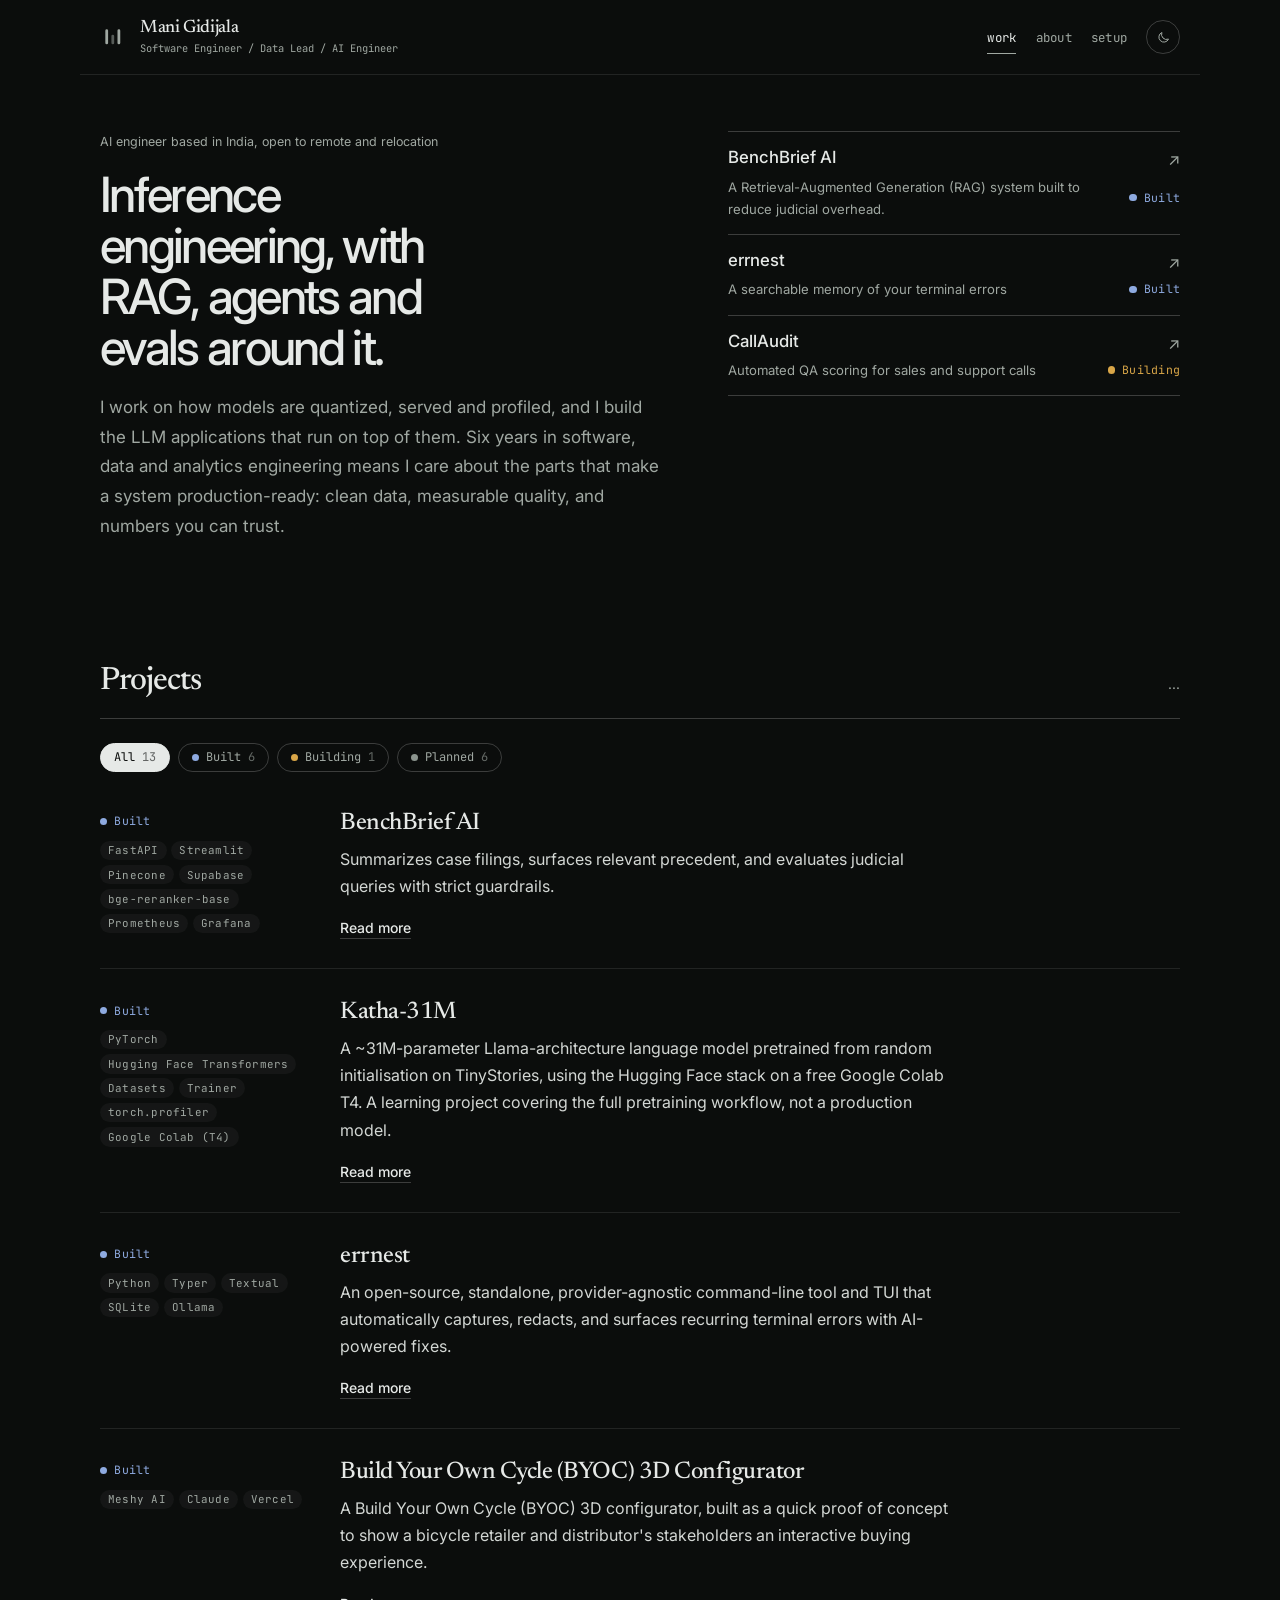
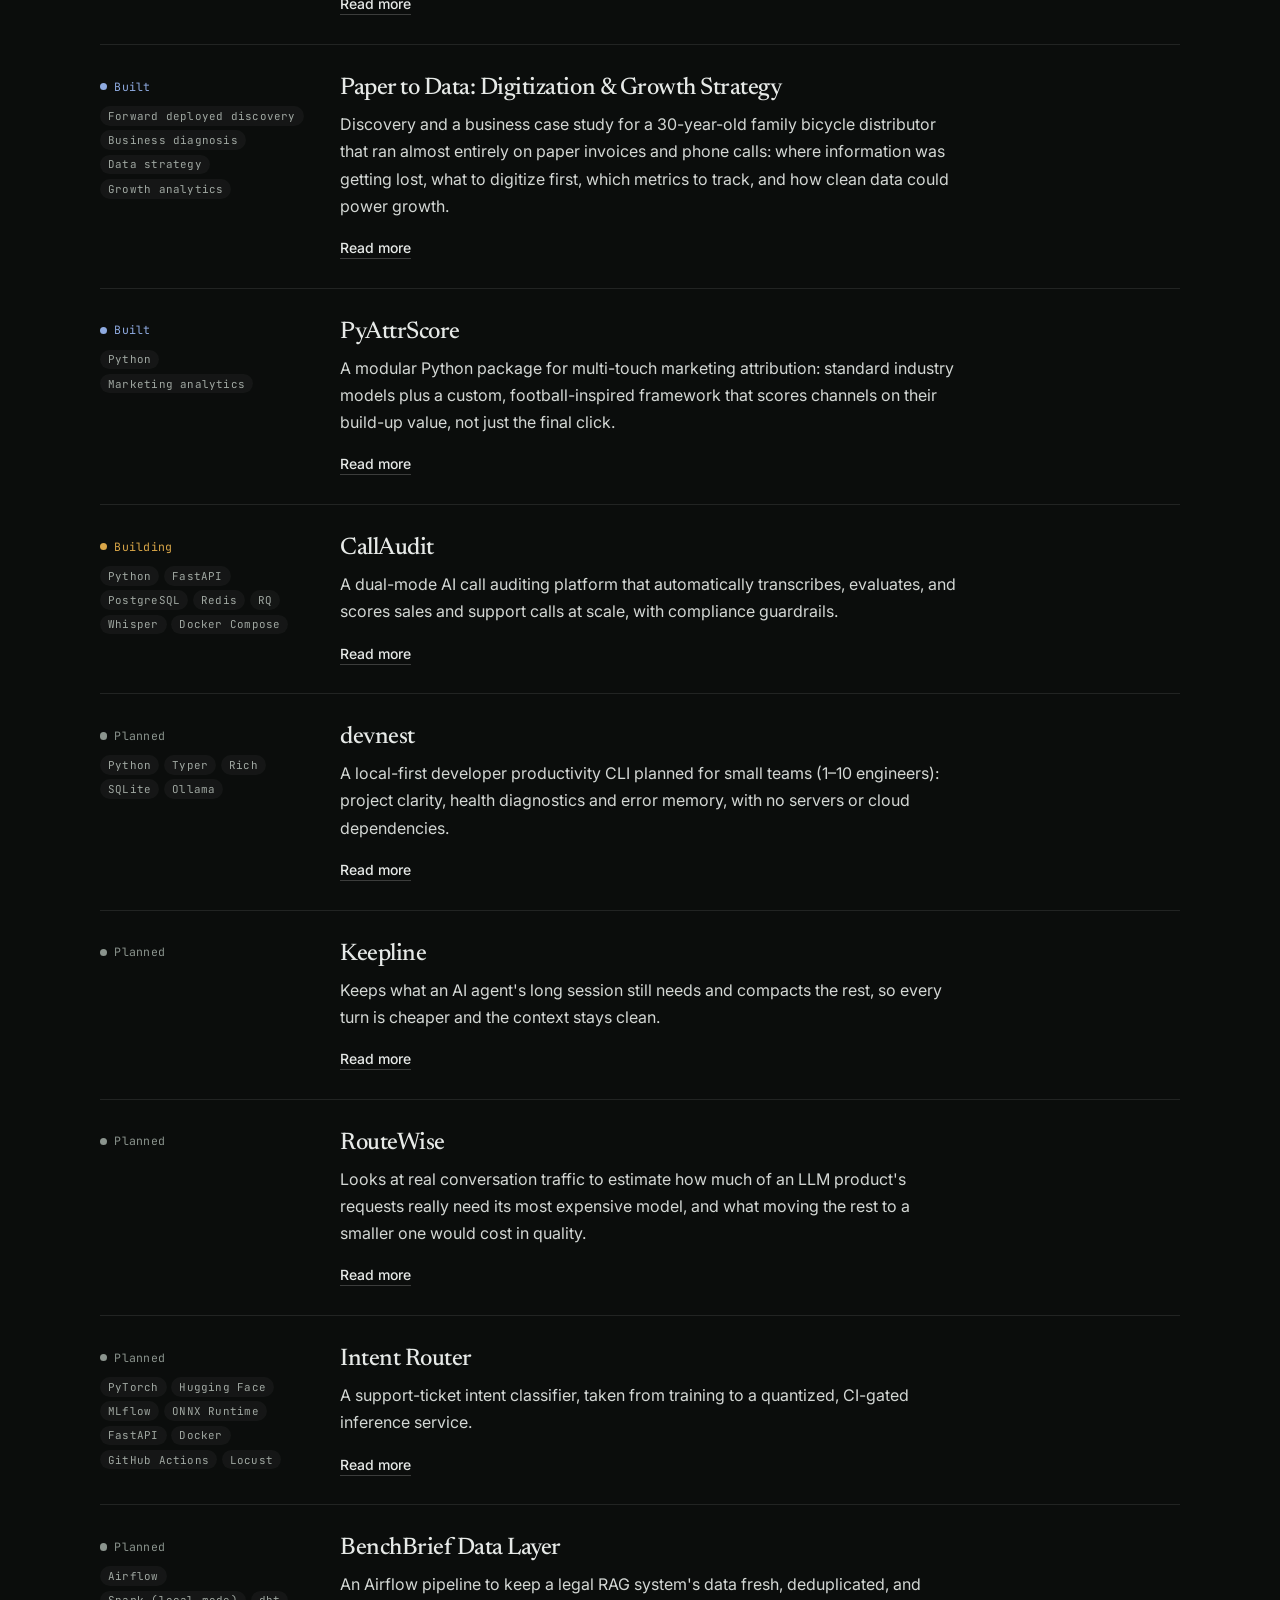
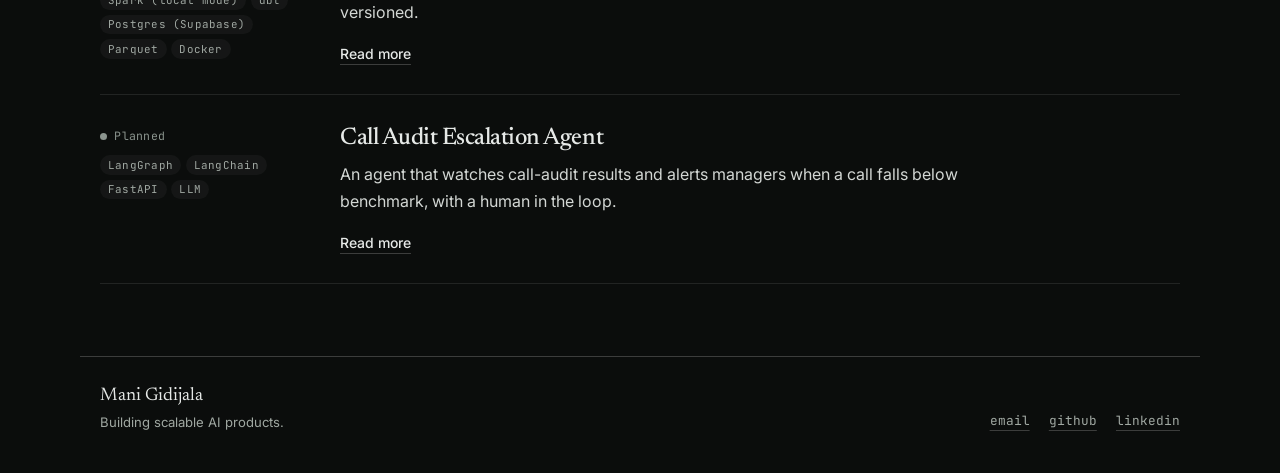
<file: index.html>
<!doctype html>
<html lang="en" data-theme="dark">
<head>
  <meta charset="utf-8">
  <meta name="viewport" content="width=device-width, initial-scale=1">
  <title>Mani | Software Engineer, Data Lead, AI Engineer</title>
  <meta name="description" content="What I've built in applied AI, and where each project actually stands.">
  <script>
    try { var t = localStorage.getItem("theme"); if (t) document.documentElement.dataset.theme = t; } catch (e) {}
  </script>
  <link rel="preconnect" href="https://fonts.googleapis.com">
  <link rel="preconnect" href="https://fonts.gstatic.com" crossorigin>
  <link href="https://fonts.googleapis.com/css2?family=Inter:wght@400;500&family=JetBrains+Mono:wght@400&family=Newsreader:ital,opsz,wght@0,6..72,400;0,6..72,500;1,6..72,400;1,6..72,500&display=swap" rel="stylesheet">
  <link rel="stylesheet" href="style.css">
</head>
<body>
  <a class="skip" href="#work">Skip to projects</a>

  <header class="site-head wrap">
    <a class="brand" href="index.html" aria-label="Home">
      <svg class="mark" viewBox="0 0 24 24" aria-hidden="true"><rect x="5" y="5" width="2.6" height="14" rx="1.3"/><rect x="10.7" y="10" width="2.6" height="9" rx="1.3" opacity=".5"/><rect x="16.4" y="5" width="2.6" height="14" rx="1.3"/></svg>
      <span class="brand-text">
        <span class="brand-name" data-site="name">Mani</span>
        <small data-site="tagline">Software Engineer / Data Lead / AI Engineer</small>
      </span>
    </a>
    <nav aria-label="Site">
      <a href="index.html" class="active" aria-current="page">work</a>
      <a href="about.html">about</a>
      <a href="setup.html">setup</a>
      <a href="ideas.html" data-optional="ideas" hidden>ideas</a>
      <a href="articles.html" data-optional="articles" hidden>articles</a>
      <a href="photos.html" data-optional="photos" hidden>photos</a>
      <a data-site="resume" href="" hidden>résumé</a>
      <button class="theme" type="button" aria-label="Switch to light theme">
        <svg width="15" height="15" viewBox="0 0 24 24" fill="none" stroke="currentColor" stroke-width="1.6" aria-hidden="true"><path d="M20 14.5A8 8 0 0 1 9.5 4a8 8 0 1 0 10.5 10.5z"/></svg>
      </button>
    </nav>
  </header>

  <main id="top" class="wrap">
    <section class="hero">
      <div class="hero-text">
        <p class="kicker">AI engineer based in India, open to remote and relocation</p>
        <h1>Inference engineering, with RAG, agents and evals around it.</h1>
        <p class="intro">I work on how models are quantized, served and profiled, and I build the LLM applications that run on top of them. Six years in software, data and analytics engineering means I care about the parts that make a system production-ready: clean data, measurable quality, and numbers you can trust.</p>
      </div>
      <ul class="featured" aria-label="Featured projects"></ul>
    </section>

    <section id="work" class="block" aria-labelledby="work-h">
      <div class="section-head">
        <h2 id="work-h">Projects</h2>
        <p>...</p>
      </div>
      <div class="filter" role="group" aria-label="Filter projects by status"></div>
      <div class="projects" aria-live="polite"></div>
    </section>
  </main>

  <footer class="site-foot wrap">
    <div>
      <span class="foot-name" data-site="name">Mani</span>
      <p>Building scalable AI products.</p>
    </div>
    <ul class="contact foot-links"></ul>
  </footer>

  <script src="data.js"></script>
  <script src="site.js"></script>
</body>
</html>
</file>
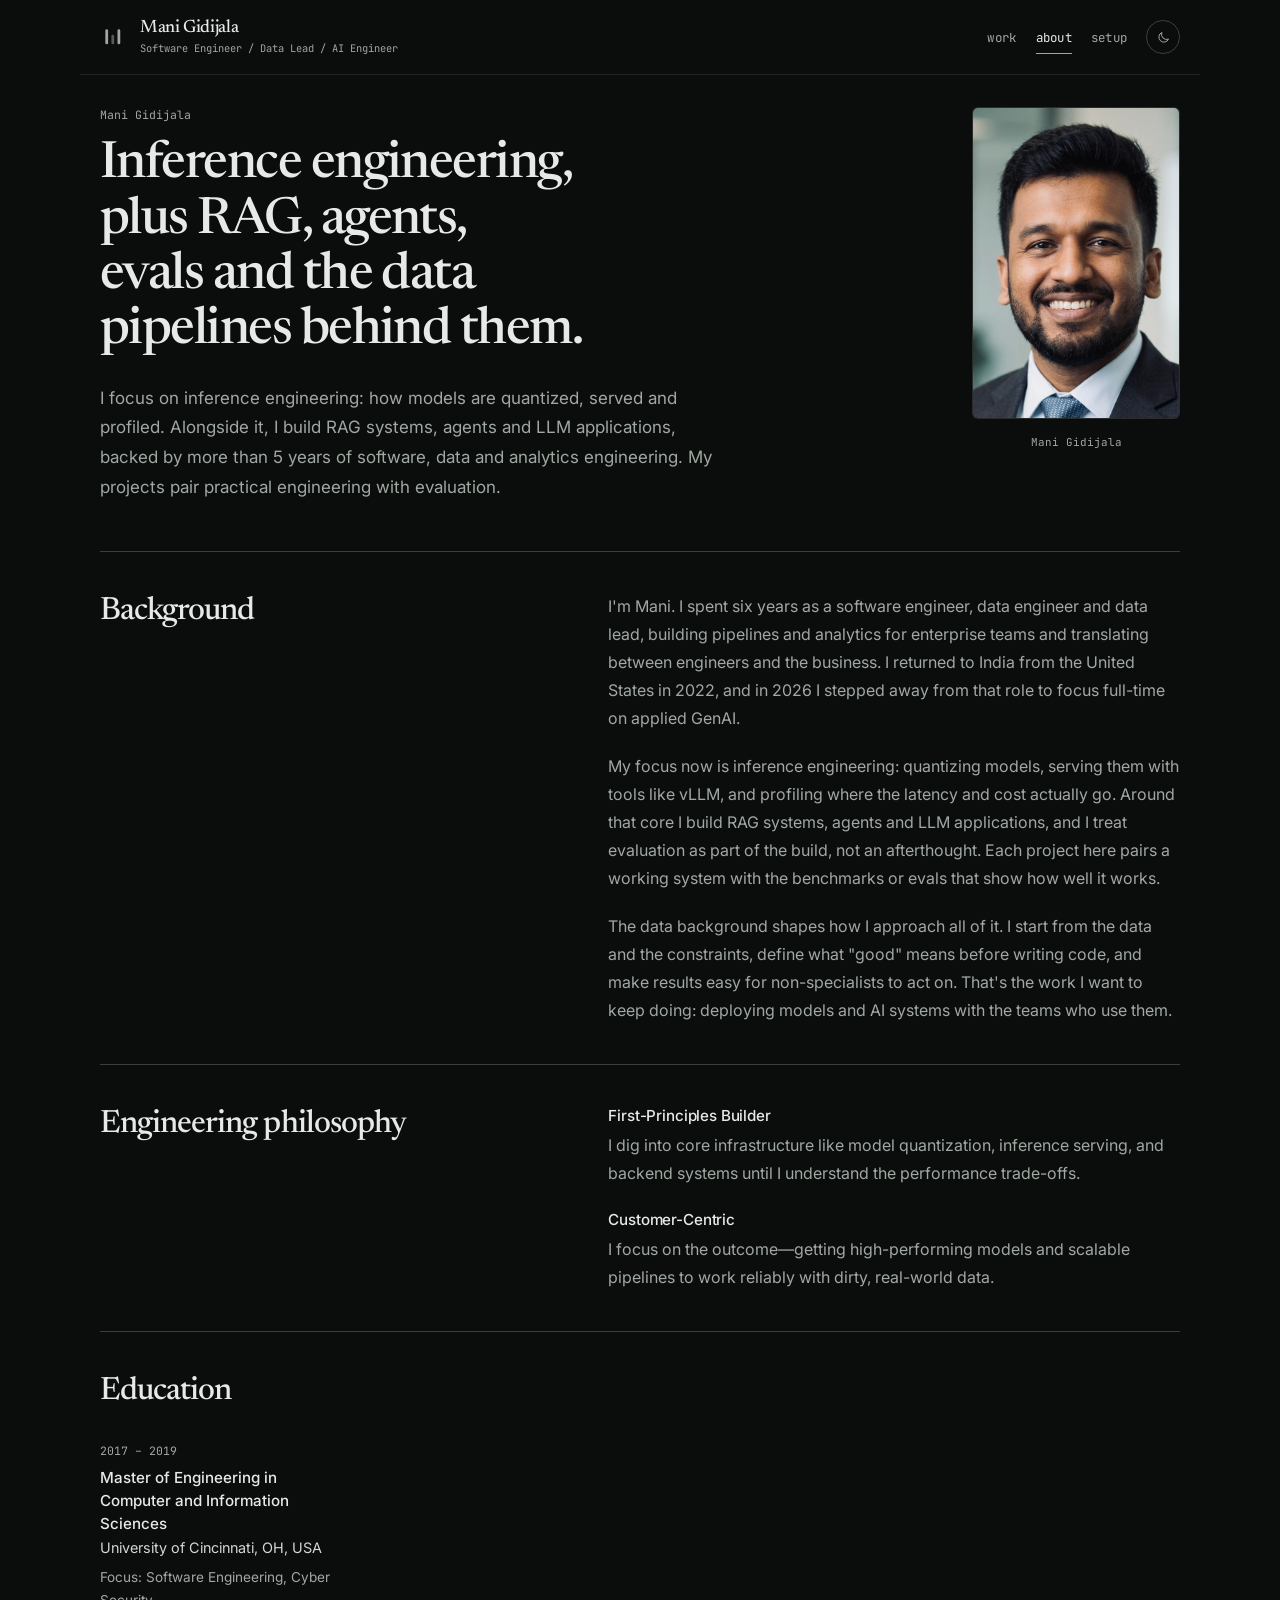
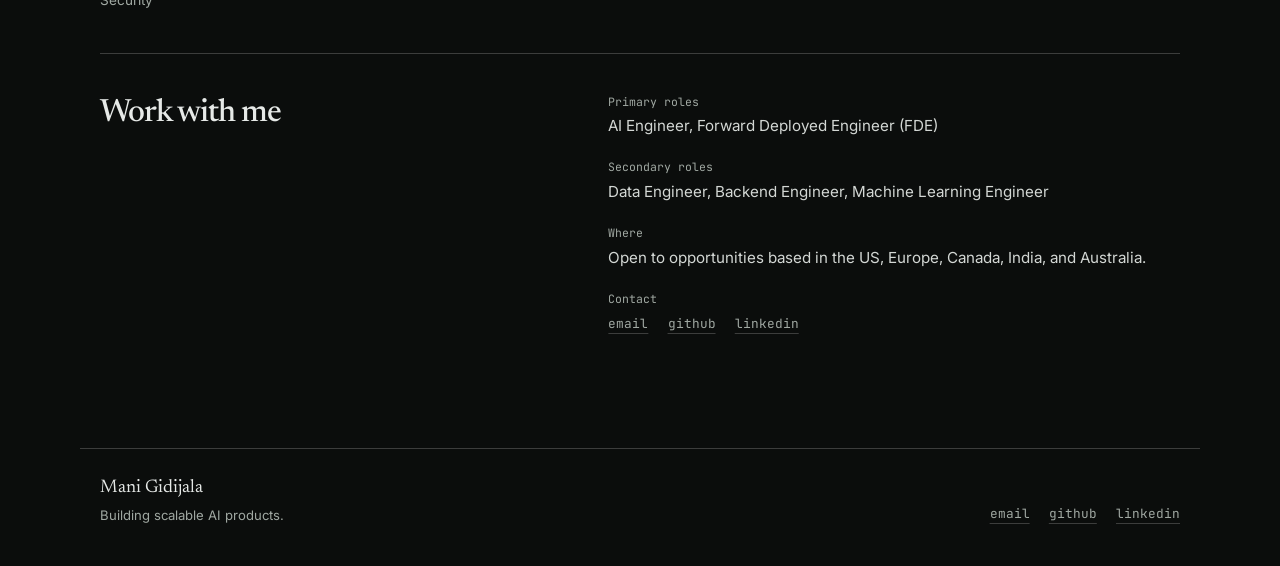
<file: about.html>
<!doctype html>
<html lang="en" data-theme="dark">
<head>
  <meta charset="utf-8">
  <meta name="viewport" content="width=device-width, initial-scale=1">
  <title>Mani | About</title>
  <meta name="description" content="Background, education, and the kind of work I'm looking for.">
  <script>
    try { var t = localStorage.getItem("theme"); if (t) document.documentElement.dataset.theme = t; } catch (e) {}
  </script>
  <link rel="preconnect" href="https://fonts.googleapis.com">
  <link rel="preconnect" href="https://fonts.gstatic.com" crossorigin>
  <link href="https://fonts.googleapis.com/css2?family=Inter:wght@400;500&family=JetBrains+Mono:wght@400&family=Newsreader:ital,opsz,wght@0,6..72,400;0,6..72,500;1,6..72,400;1,6..72,500&display=swap" rel="stylesheet">
  <link rel="stylesheet" href="style.css">
</head>
<body>
  <a class="skip" href="#about-main">Skip to content</a>

  <header class="site-head wrap">
    <a class="brand" href="index.html" aria-label="Home">
      <svg class="mark" viewBox="0 0 24 24" aria-hidden="true"><rect x="5" y="5" width="2.6" height="14" rx="1.3"/><rect x="10.7" y="10" width="2.6" height="9" rx="1.3" opacity=".5"/><rect x="16.4" y="5" width="2.6" height="14" rx="1.3"/></svg>
      <span class="brand-text">
        <span class="brand-name" data-site="name">Mani</span>
        <small data-site="tagline">Software Engineer / Data Lead / AI Engineer</small>
      </span>
    </a>
    <nav aria-label="Site">
      <a href="index.html">work</a>
      <a href="about.html" class="active" aria-current="page">about</a>
      <a href="setup.html">setup</a>
      <a href="ideas.html" data-optional="ideas" hidden>ideas</a>
      <a href="articles.html" data-optional="articles" hidden>articles</a>
      <a href="photos.html" data-optional="photos" hidden>photos</a>
      <a data-site="resume" href="" hidden>résumé</a>
      <button class="theme" type="button" aria-label="Switch to light theme">
        <svg width="15" height="15" viewBox="0 0 24 24" fill="none" stroke="currentColor" stroke-width="1.6" aria-hidden="true"><path d="M20 14.5A8 8 0 0 1 9.5 4a8 8 0 1 0 10.5 10.5z"/></svg>
      </button>
    </nav>
  </header>

  <main id="about-main" class="wrap">
    <section class="about-hero">
      <div>
        <p class="kicker mono" data-site="name">Mani</p>
        <h1 class="about-headline">About</h1>
        <p class="intro about-intro"></p>
      </div>
      <figure class="portrait-wrap">
        <div class="portrait"></div>
        <figcaption data-site="name">Mani</figcaption>
      </figure>
    </section>

    <section id="background" class="about-section" aria-labelledby="bg-h">
      <h2 id="bg-h">Background</h2>
      <div class="prose about-bg"></div>
    </section>

    <section id="philosophy" class="about-section" aria-labelledby="ph-h">
      <h2 id="ph-h">Engineering philosophy</h2>
      <div class="philosophy"></div>
    </section>

    <section id="education" class="about-section stacked" aria-labelledby="edu-h">
      <h2 id="edu-h">Education</h2>
      <ol class="edu"></ol>
    </section>

    <section id="work-with-me" class="about-section" aria-labelledby="wwm-h">
      <h2 id="wwm-h">Work with me</h2>
      <dl class="facts">
        <div class="facts-contact">
          <dt>Contact</dt>
          <dd>
            <ul class="contact"></ul>
            <a class="more" data-site="resume" href="" hidden>Résumé</a>
          </dd>
        </div>
      </dl>
    </section>
  </main>

  <footer class="site-foot wrap">
    <div>
      <span class="foot-name" data-site="name">Mani</span>
      <p>Building scalable AI products.</time></p>
    </div>
    <ul class="contact foot-links"></ul>
  </footer>

  <script src="data.js"></script>
  <script src="site.js"></script>
</body>
</html>
</file>
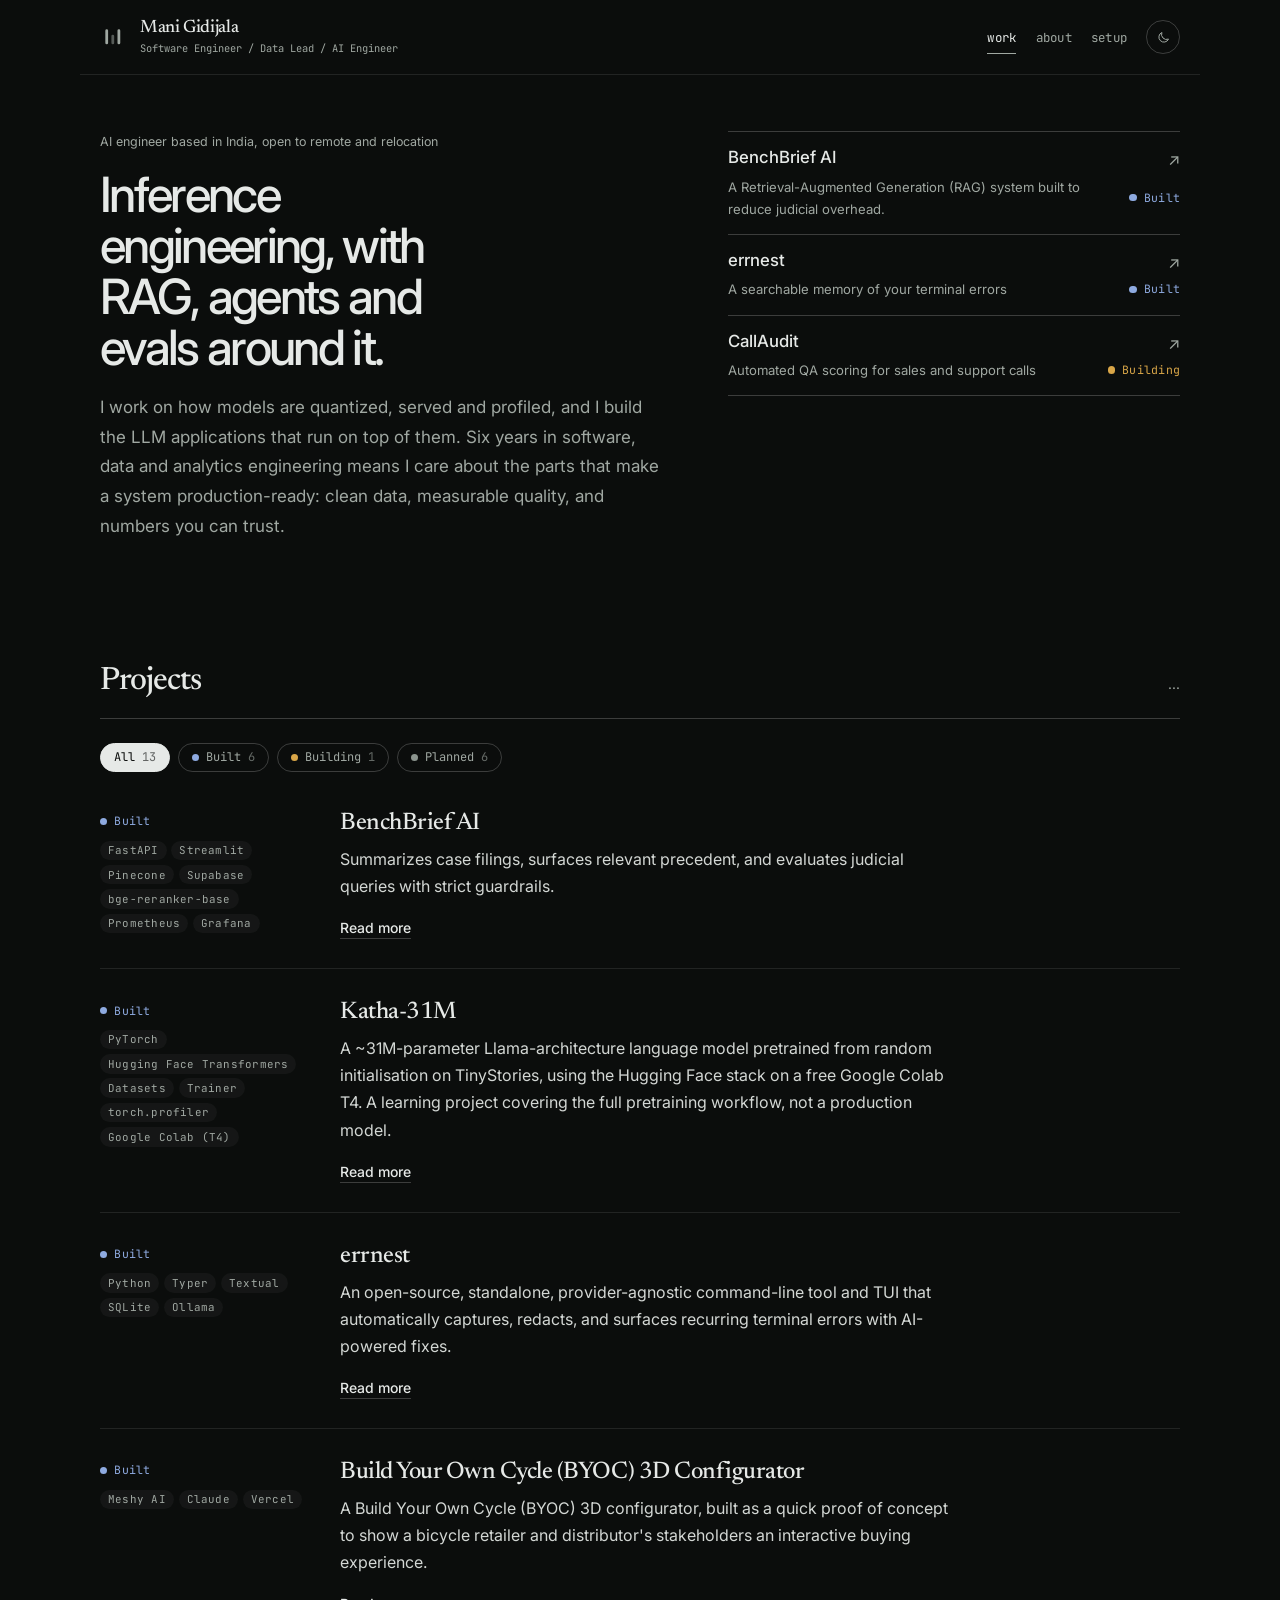
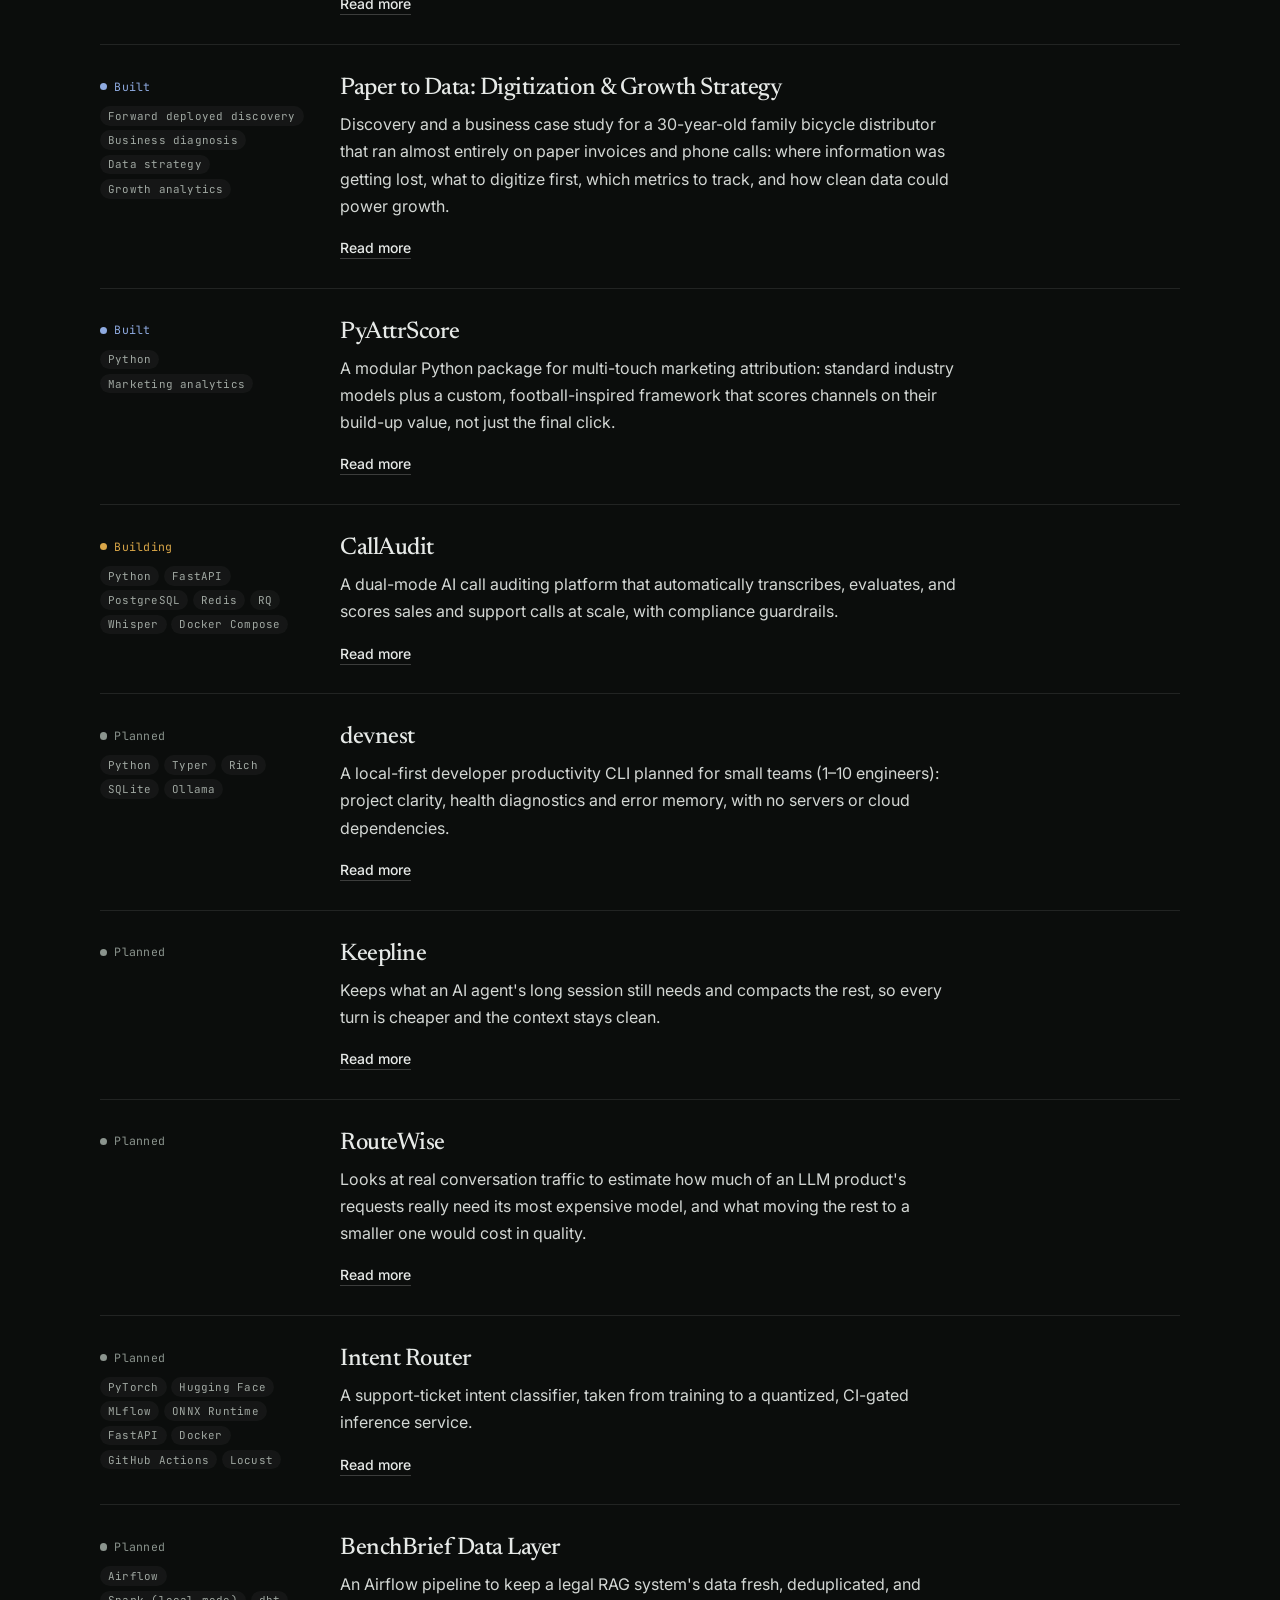
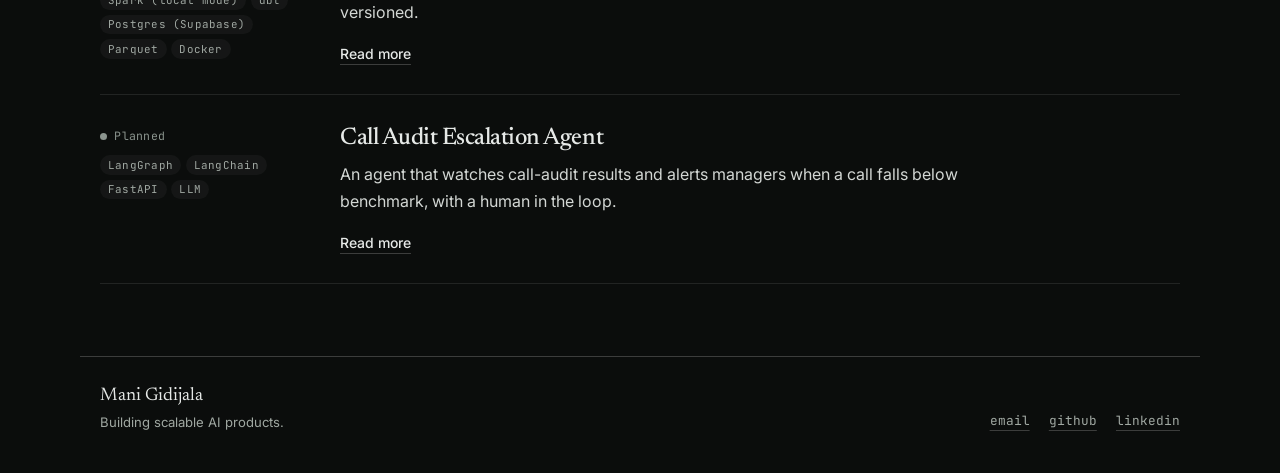
<file: articles.html>
<!doctype html>
<html lang="en" data-theme="dark">
<head>
  <meta charset="utf-8">
  <meta name="viewport" content="width=device-width, initial-scale=1">
  <title>Mani | Articles</title>
  <meta name="description" content="Articles I have read recently and found worth sharing.">
  <script>
    try { var t = localStorage.getItem("theme"); if (t) document.documentElement.dataset.theme = t; } catch (e) {}
  </script>
  <link rel="preconnect" href="https://fonts.googleapis.com">
  <link rel="preconnect" href="https://fonts.gstatic.com" crossorigin>
  <link href="https://fonts.googleapis.com/css2?family=Inter:wght@400;500&family=JetBrains+Mono:wght@400&family=Newsreader:ital,opsz,wght@0,6..72,400;0,6..72,500;1,6..72,400;1,6..72,500&display=swap" rel="stylesheet">
  <link rel="stylesheet" href="style.css">
</head>
<body data-optional="articles">
  <a class="skip" href="#articles-main">Skip to content</a>

  <header class="site-head wrap">
    <a class="brand" href="index.html" aria-label="Home">
      <svg class="mark" viewBox="0 0 24 24" aria-hidden="true"><rect x="5" y="5" width="2.6" height="14" rx="1.3"/><rect x="10.7" y="10" width="2.6" height="9" rx="1.3" opacity=".5"/><rect x="16.4" y="5" width="2.6" height="14" rx="1.3"/></svg>
      <span class="brand-text">
        <span class="brand-name" data-site="name">Mani</span>
        <small data-site="tagline">Software Engineer / Data Lead / AI Engineer</small>
      </span>
    </a>
    <nav aria-label="Site">
      <a href="index.html">work</a>
      <a href="about.html">about</a>
      <a href="setup.html">setup</a>
      <a href="ideas.html" data-optional="ideas" hidden>ideas</a>
      <a href="articles.html" data-optional="articles" hidden class="active" aria-current="page">articles</a>
      <a href="photos.html" data-optional="photos" hidden>photos</a>
      <a data-site="resume" href="" hidden>résumé</a>
      <button class="theme" type="button" aria-label="Switch to light theme">
        <svg width="15" height="15" viewBox="0 0 24 24" fill="none" stroke="currentColor" stroke-width="1.6" aria-hidden="true"><path d="M20 14.5A8 8 0 0 1 9.5 4a8 8 0 1 0 10.5 10.5z"/></svg>
      </button>
    </nav>
  </header>

  <main id="articles-main" class="wrap">
    <section class="page-intro">
      <h1>Articles</h1>
      <p class="intro">Things I've read recently and think are worth your time, with a note on why. Mostly AI engineering, with some data and product.</p>
    </section>
    <div class="filter" role="group" aria-label="Filter articles by topic"></div>
    <ol class="articles"></ol>
  </main>

  <footer class="site-foot wrap">
    <div>
      <span class="foot-name" data-site="name">Mani</span>
      <p>Last updated <time data-updated></time></p>
    </div>
    <ul class="contact foot-links"></ul>
  </footer>

  <script src="data.js"></script>
  <script src="site.js"></script>
</body>
</html>
</file>
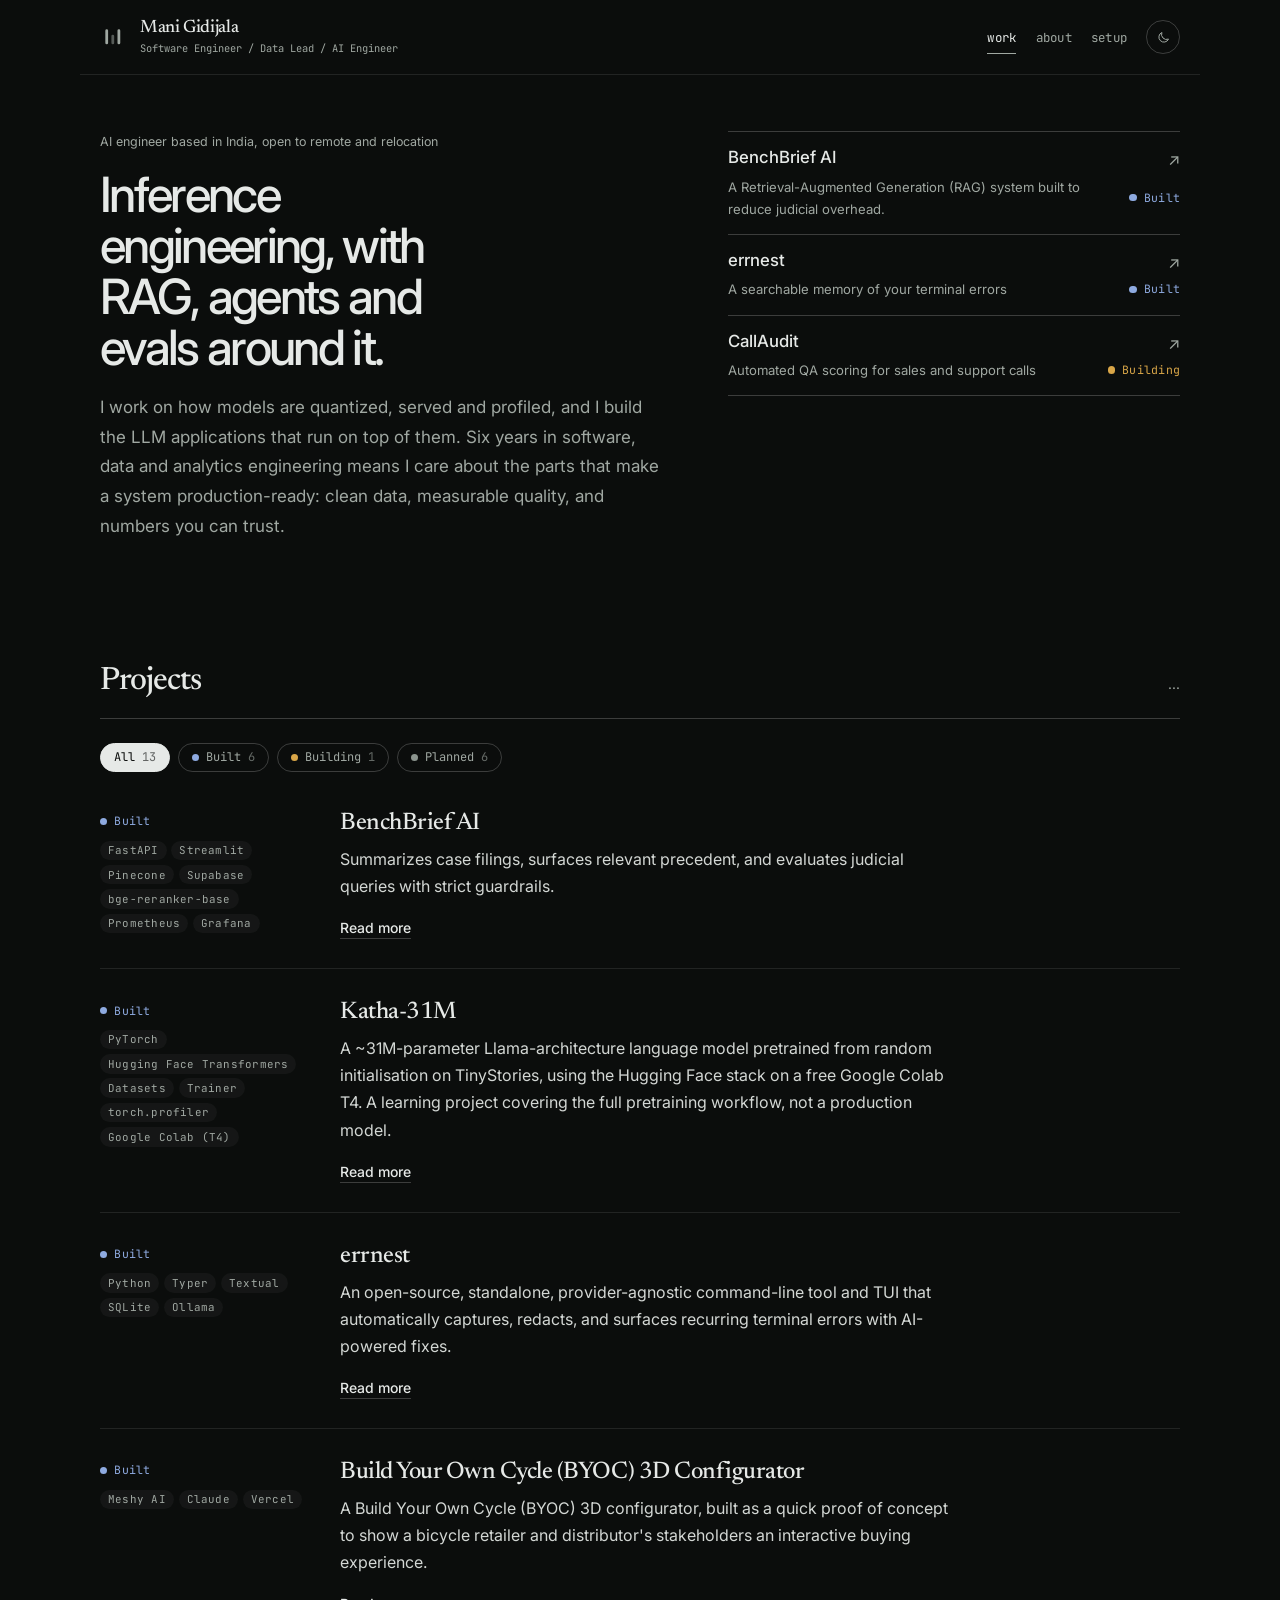
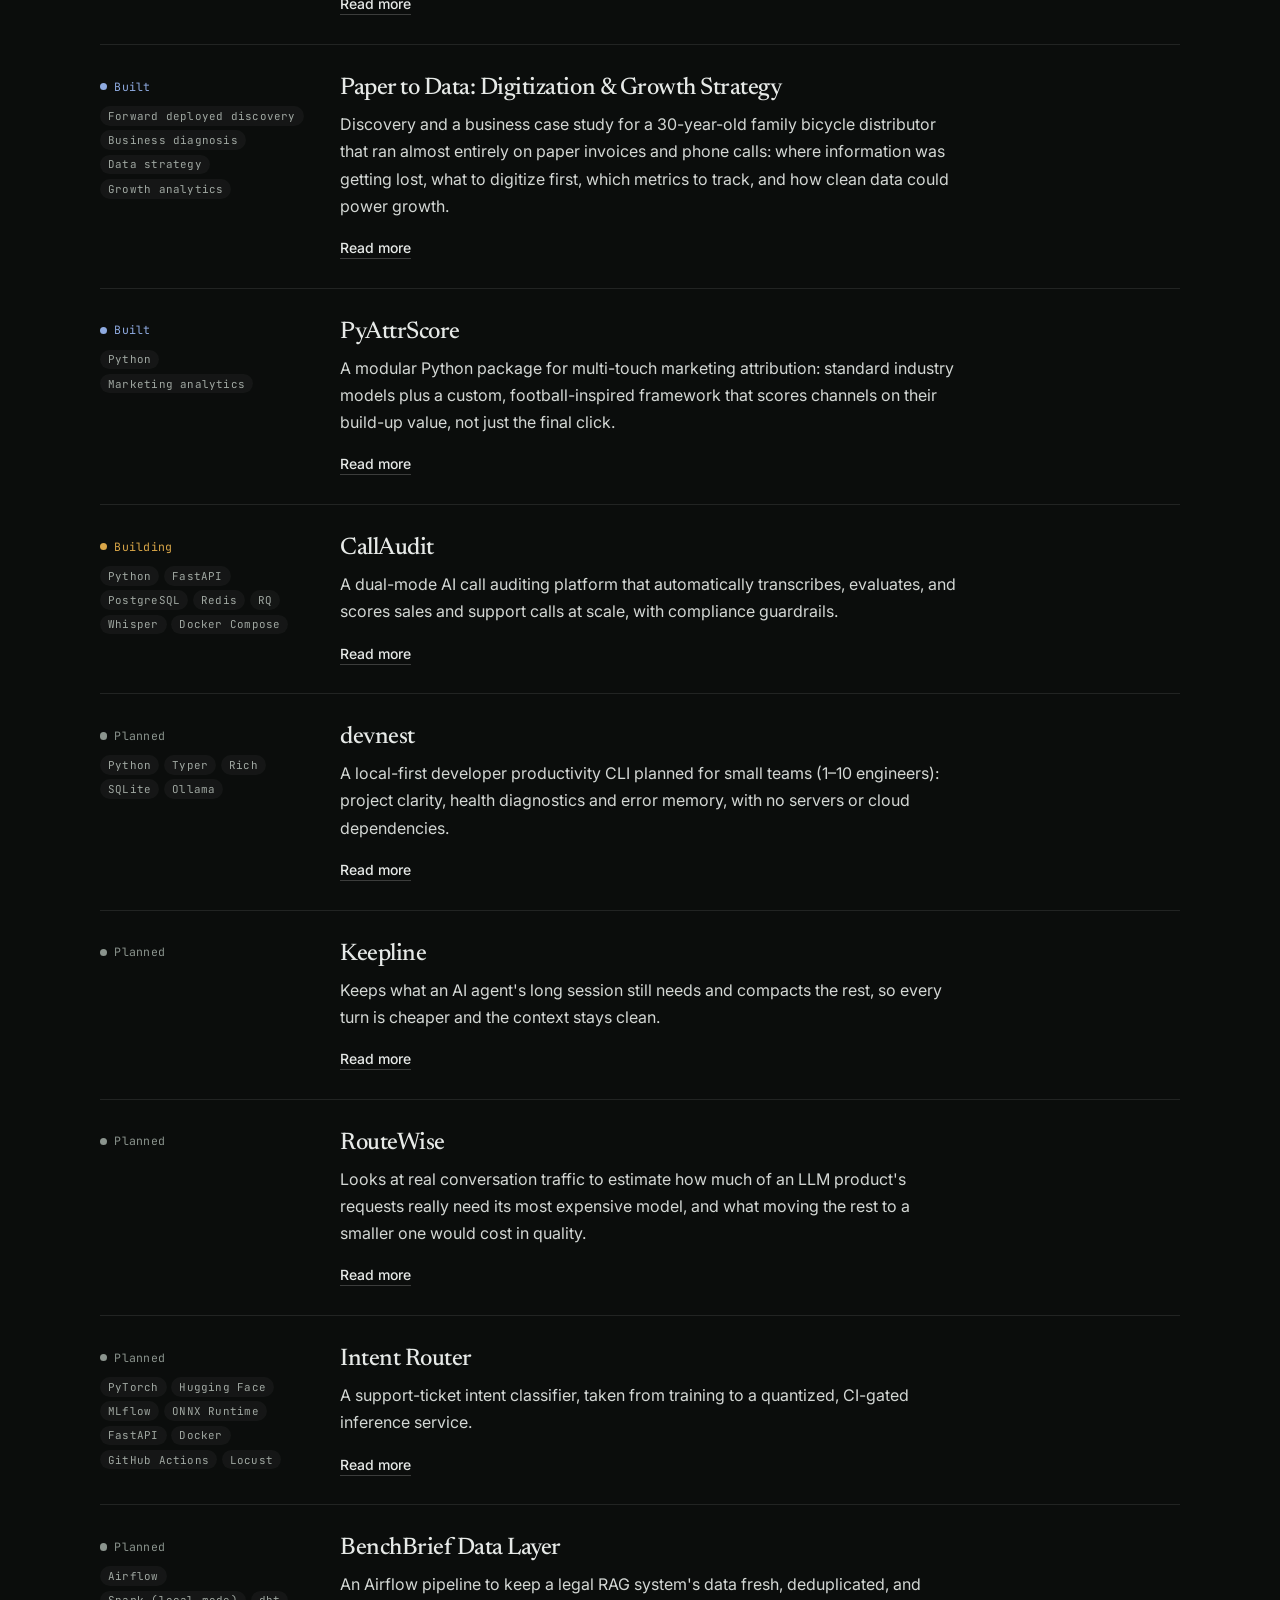
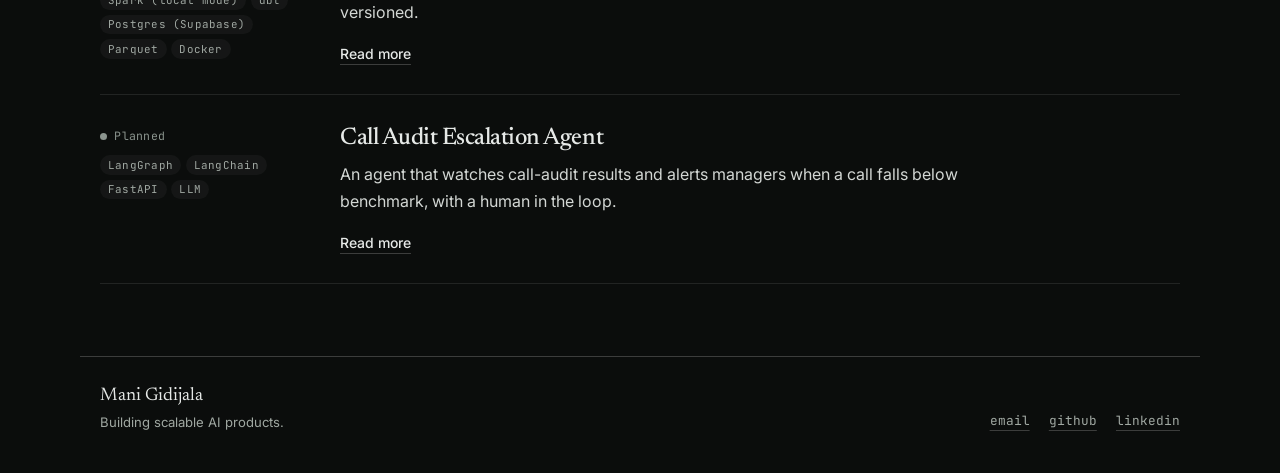
<file: ideas.html>
<!doctype html>
<html lang="en" data-theme="dark">
<head>
  <meta charset="utf-8">
  <meta name="viewport" content="width=device-width, initial-scale=1">
  <title>Mani | Ideas</title>
  <meta name="description" content="Projects I want to build next.">
  <script>
    try { var t = localStorage.getItem("theme"); if (t) document.documentElement.dataset.theme = t; } catch (e) {}
  </script>
  <link rel="preconnect" href="https://fonts.googleapis.com">
  <link rel="preconnect" href="https://fonts.gstatic.com" crossorigin>
  <link href="https://fonts.googleapis.com/css2?family=Inter:wght@400;500&family=JetBrains+Mono:wght@400&family=Newsreader:ital,opsz,wght@0,6..72,400;0,6..72,500;1,6..72,400;1,6..72,500&display=swap" rel="stylesheet">
  <link rel="stylesheet" href="style.css">
</head>
<body data-optional="ideas">
  <a class="skip" href="#ideas-main">Skip to content</a>

  <header class="site-head wrap">
    <a class="brand" href="index.html" aria-label="Home">
      <svg class="mark" viewBox="0 0 24 24" aria-hidden="true"><rect x="5" y="5" width="2.6" height="14" rx="1.3"/><rect x="10.7" y="10" width="2.6" height="9" rx="1.3" opacity=".5"/><rect x="16.4" y="5" width="2.6" height="14" rx="1.3"/></svg>
      <span class="brand-text">
        <span class="brand-name" data-site="name">Mani</span>
        <small data-site="tagline">Software Engineer / Data Lead / AI Engineer</small>
      </span>
    </a>
    <nav aria-label="Site">
      <a href="index.html">work</a>
      <a href="about.html">about</a>
      <a href="setup.html">setup</a>
      <a href="ideas.html" data-optional="ideas" hidden class="active" aria-current="page">ideas</a>
      <a href="articles.html" data-optional="articles" hidden>articles</a>
      <a href="photos.html" data-optional="photos" hidden>photos</a>
      <a data-site="resume" href="" hidden>résumé</a>
      <button class="theme" type="button" aria-label="Switch to light theme">
        <svg width="15" height="15" viewBox="0 0 24 24" fill="none" stroke="currentColor" stroke-width="1.6" aria-hidden="true"><path d="M20 14.5A8 8 0 0 1 9.5 4a8 8 0 1 0 10.5 10.5z"/></svg>
      </button>
    </nav>
  </header>

  <main id="ideas-main" class="wrap">
    <section class="page-intro">
      <h1>Ideas</h1>
      <p class="intro">Projects I want to build but haven't started. Some will turn into real projects, some won't. When I start one, it moves to the project list on the home page.</p>
    </section>
    <ol class="ideas"></ol>
  </main>

  <footer class="site-foot wrap">
    <div>
      <span class="foot-name" data-site="name">Mani</span>
      <p>Last updated <time data-updated></time></p>
    </div>
    <ul class="contact foot-links"></ul>
  </footer>

  <script src="data.js"></script>
  <script src="site.js"></script>
</body>
</html>
</file>
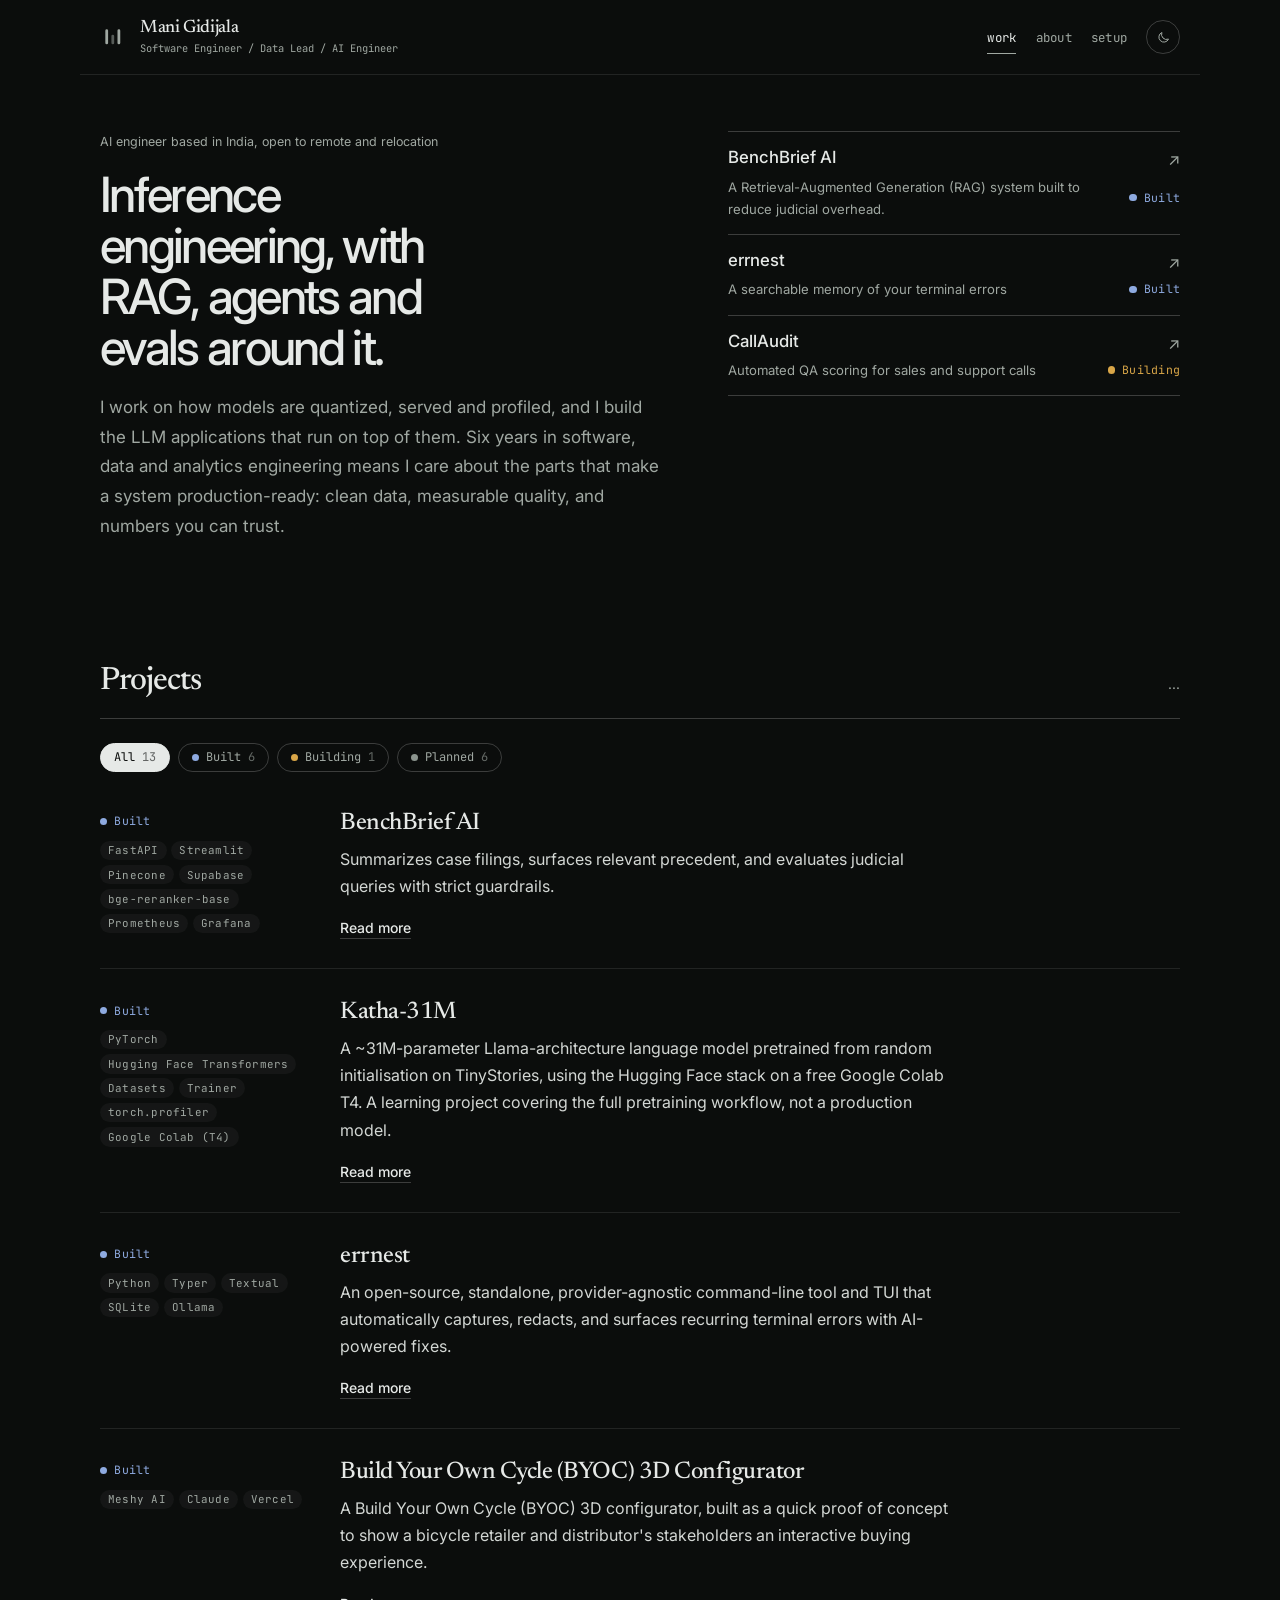
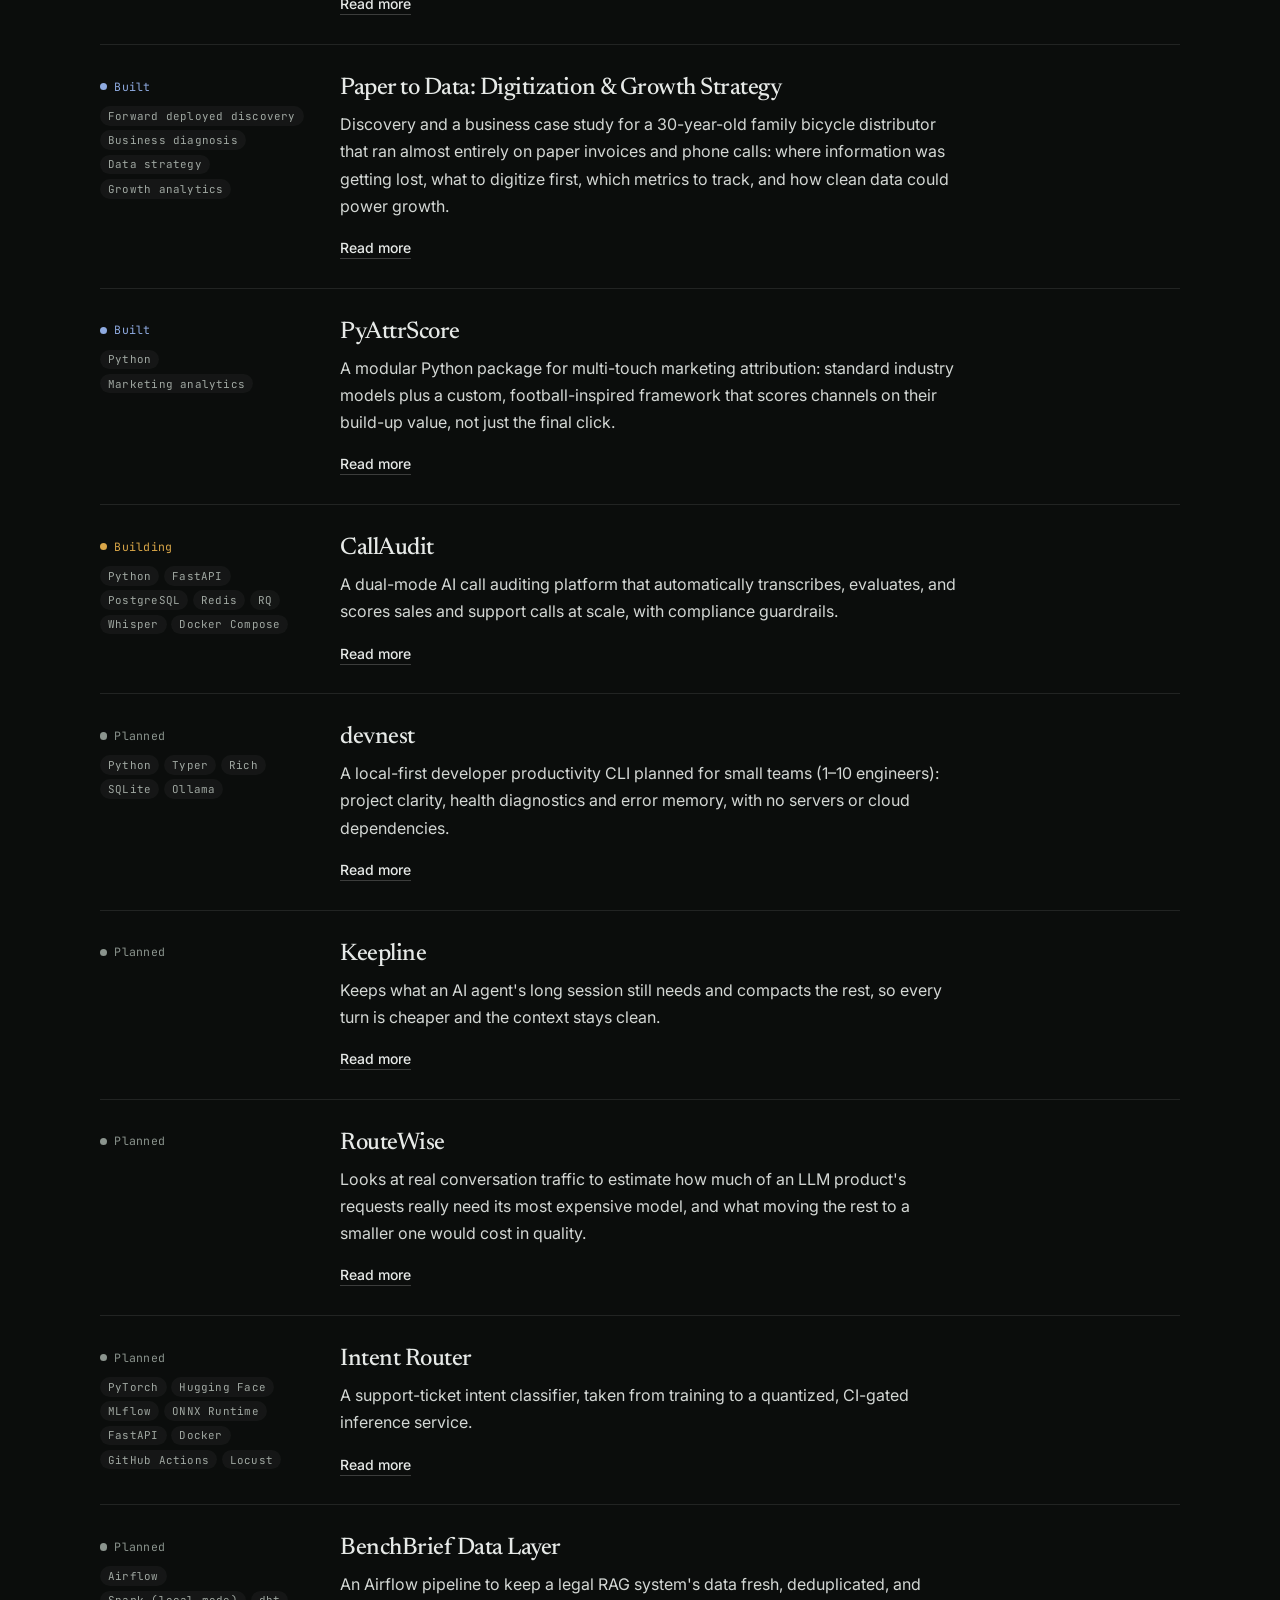
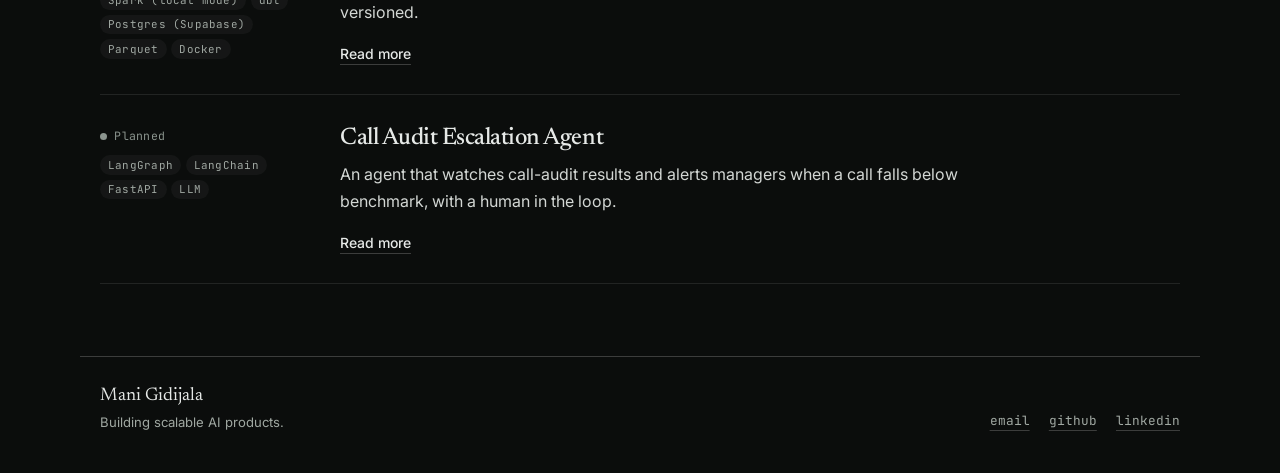
<file: photos.html>
<!doctype html>
<html lang="en" data-theme="dark">
<head>
  <meta charset="utf-8">
  <meta name="viewport" content="width=device-width, initial-scale=1">
  <title>Mani | Photos</title>
  <meta name="description" content="Photos I have taken.">
  <script>
    try { var t = localStorage.getItem("theme"); if (t) document.documentElement.dataset.theme = t; } catch (e) {}
  </script>
  <link rel="preconnect" href="https://fonts.googleapis.com">
  <link rel="preconnect" href="https://fonts.gstatic.com" crossorigin>
  <link href="https://fonts.googleapis.com/css2?family=Inter:wght@400;500&family=JetBrains+Mono:wght@400&family=Newsreader:ital,opsz,wght@0,6..72,400;0,6..72,500;1,6..72,400;1,6..72,500&display=swap" rel="stylesheet">
  <link rel="stylesheet" href="style.css">
</head>
<body data-optional="photos">
  <a class="skip" href="#photos-main">Skip to content</a>

  <header class="site-head wrap">
    <a class="brand" href="index.html" aria-label="Home">
      <svg class="mark" viewBox="0 0 24 24" aria-hidden="true"><rect x="5" y="5" width="2.6" height="14" rx="1.3"/><rect x="10.7" y="10" width="2.6" height="9" rx="1.3" opacity=".5"/><rect x="16.4" y="5" width="2.6" height="14" rx="1.3"/></svg>
      <span class="brand-text">
        <span class="brand-name" data-site="name">Mani</span>
        <small data-site="tagline">Software Engineer / Data Lead / AI Engineer</small>
      </span>
    </a>
    <nav aria-label="Site">
      <a href="index.html">work</a>
      <a href="about.html">about</a>
      <a href="setup.html">setup</a>
      <a href="ideas.html" data-optional="ideas" hidden>ideas</a>
      <a href="articles.html" data-optional="articles" hidden>articles</a>
      <a href="photos.html" data-optional="photos" hidden class="active" aria-current="page">photos</a>
      <a data-site="resume" href="" hidden>résumé</a>
      <button class="theme" type="button" aria-label="Switch to light theme">
        <svg width="15" height="15" viewBox="0 0 24 24" fill="none" stroke="currentColor" stroke-width="1.6" aria-hidden="true"><path d="M20 14.5A8 8 0 0 1 9.5 4a8 8 0 1 0 10.5 10.5z"/></svg>
      </button>
    </nav>
  </header>

  <main id="photos-main" class="wrap">
    <section class="page-intro">
      <h1>Photos</h1>
      <p class="intro">Photos from places I have been. Select one to see it larger.</p>
    </section>
    <ul class="photos"></ul>
    <dialog class="lightbox" aria-label="Photo">
      <button type="button" class="lb-close" aria-label="Close">Close</button>
      <img alt="">
      <p class="lb-cap"></p>
    </dialog>
  </main>

  <footer class="site-foot wrap">
    <div>
      <span class="foot-name" data-site="name">Mani</span>
      <p>Last updated <time data-updated></time></p>
    </div>
    <ul class="contact foot-links"></ul>
  </footer>

  <script src="data.js"></script>
  <script src="site.js"></script>
</body>
</html>
</file>
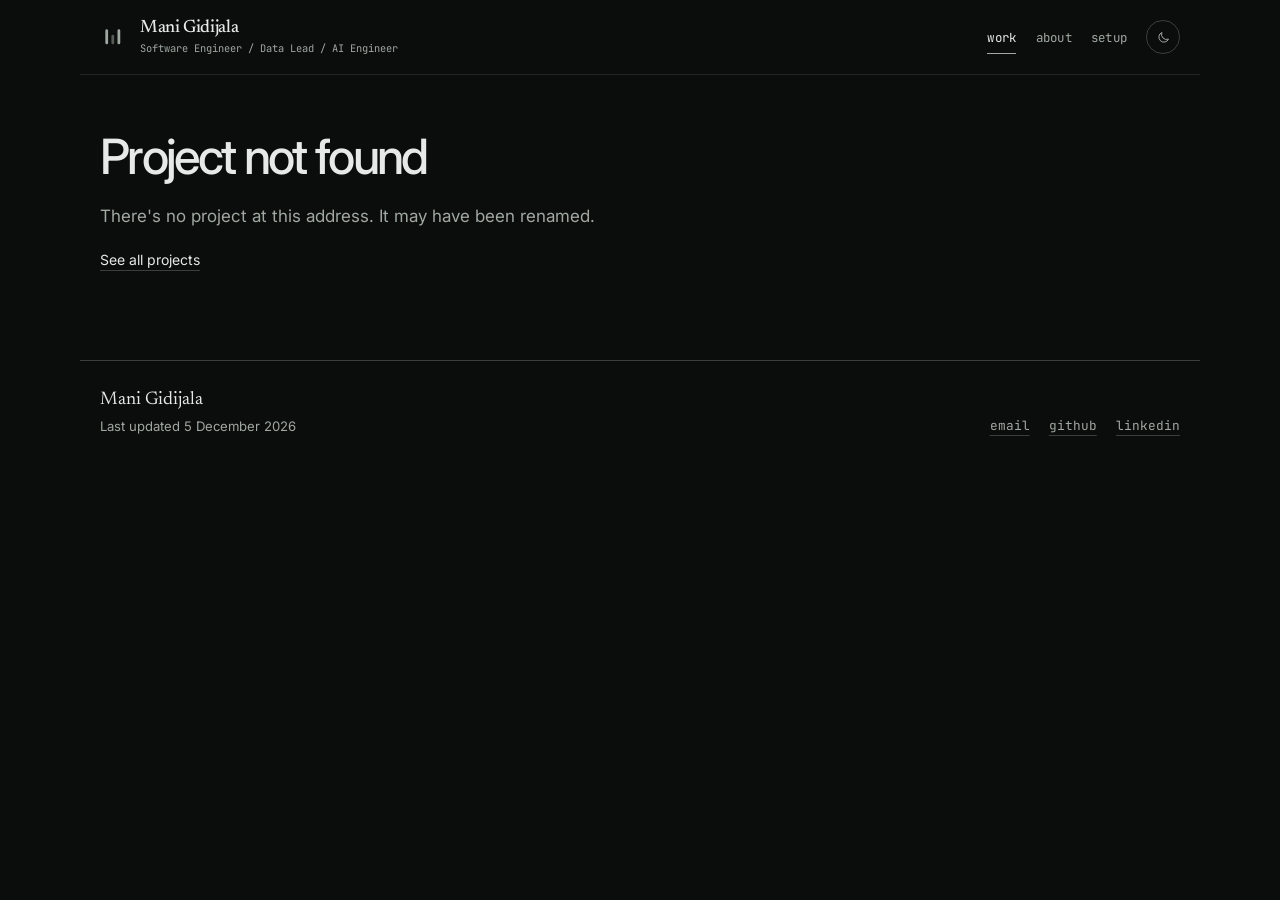
<file: project.html>
<!doctype html>
<html lang="en" data-theme="dark">
<head>
  <meta charset="utf-8">
  <meta name="viewport" content="width=device-width, initial-scale=1">
  <title>Mani | Project</title>
  <meta name="description" content="The story behind one of my projects.">
  <script>
    try { var t = localStorage.getItem("theme"); if (t) document.documentElement.dataset.theme = t; } catch (e) {}
  </script>
  <link rel="preconnect" href="https://fonts.googleapis.com">
  <link rel="preconnect" href="https://fonts.gstatic.com" crossorigin>
  <link href="https://fonts.googleapis.com/css2?family=Inter:wght@400;500&family=JetBrains+Mono:wght@400&family=Newsreader:ital,opsz,wght@0,6..72,400;0,6..72,500;1,6..72,400;1,6..72,500&display=swap" rel="stylesheet">
  <link rel="stylesheet" href="style.css">
</head>
<body>
  <a class="skip" href="#story-main">Skip to content</a>

  <header class="site-head wrap">
    <a class="brand" href="index.html" aria-label="Home">
      <svg class="mark" viewBox="0 0 24 24" aria-hidden="true"><rect x="5" y="5" width="2.6" height="14" rx="1.3"/><rect x="10.7" y="10" width="2.6" height="9" rx="1.3" opacity=".5"/><rect x="16.4" y="5" width="2.6" height="14" rx="1.3"/></svg>
      <span class="brand-text">
        <span class="brand-name" data-site="name">Mani</span>
        <small data-site="tagline">Software Engineer / Data Lead / AI Engineer</small>
      </span>
    </a>
    <nav aria-label="Site">
      <a href="index.html" class="active">work</a>
      <a href="about.html">about</a>
      <a href="setup.html">setup</a>
      <a href="ideas.html" data-optional="ideas" hidden>ideas</a>
      <a href="articles.html" data-optional="articles" hidden>articles</a>
      <a href="photos.html" data-optional="photos" hidden>photos</a>
      <a data-site="resume" href="" hidden>résumé</a>
      <button class="theme" type="button" aria-label="Switch to light theme">
        <svg width="15" height="15" viewBox="0 0 24 24" fill="none" stroke="currentColor" stroke-width="1.6" aria-hidden="true"><path d="M20 14.5A8 8 0 0 1 9.5 4a8 8 0 1 0 10.5 10.5z"/></svg>
      </button>
    </nav>
  </header>

  <main id="story-main" class="wrap">
    <article class="story"></article>
  </main>

  <footer class="site-foot wrap">
    <div>
      <span class="foot-name" data-site="name">Mani</span>
      <p>Last updated <time data-updated></time></p>
    </div>
    <ul class="contact foot-links"></ul>
  </footer>

  <script src="data.js"></script>
  <script src="site.js"></script>
</body>
</html>
</file>
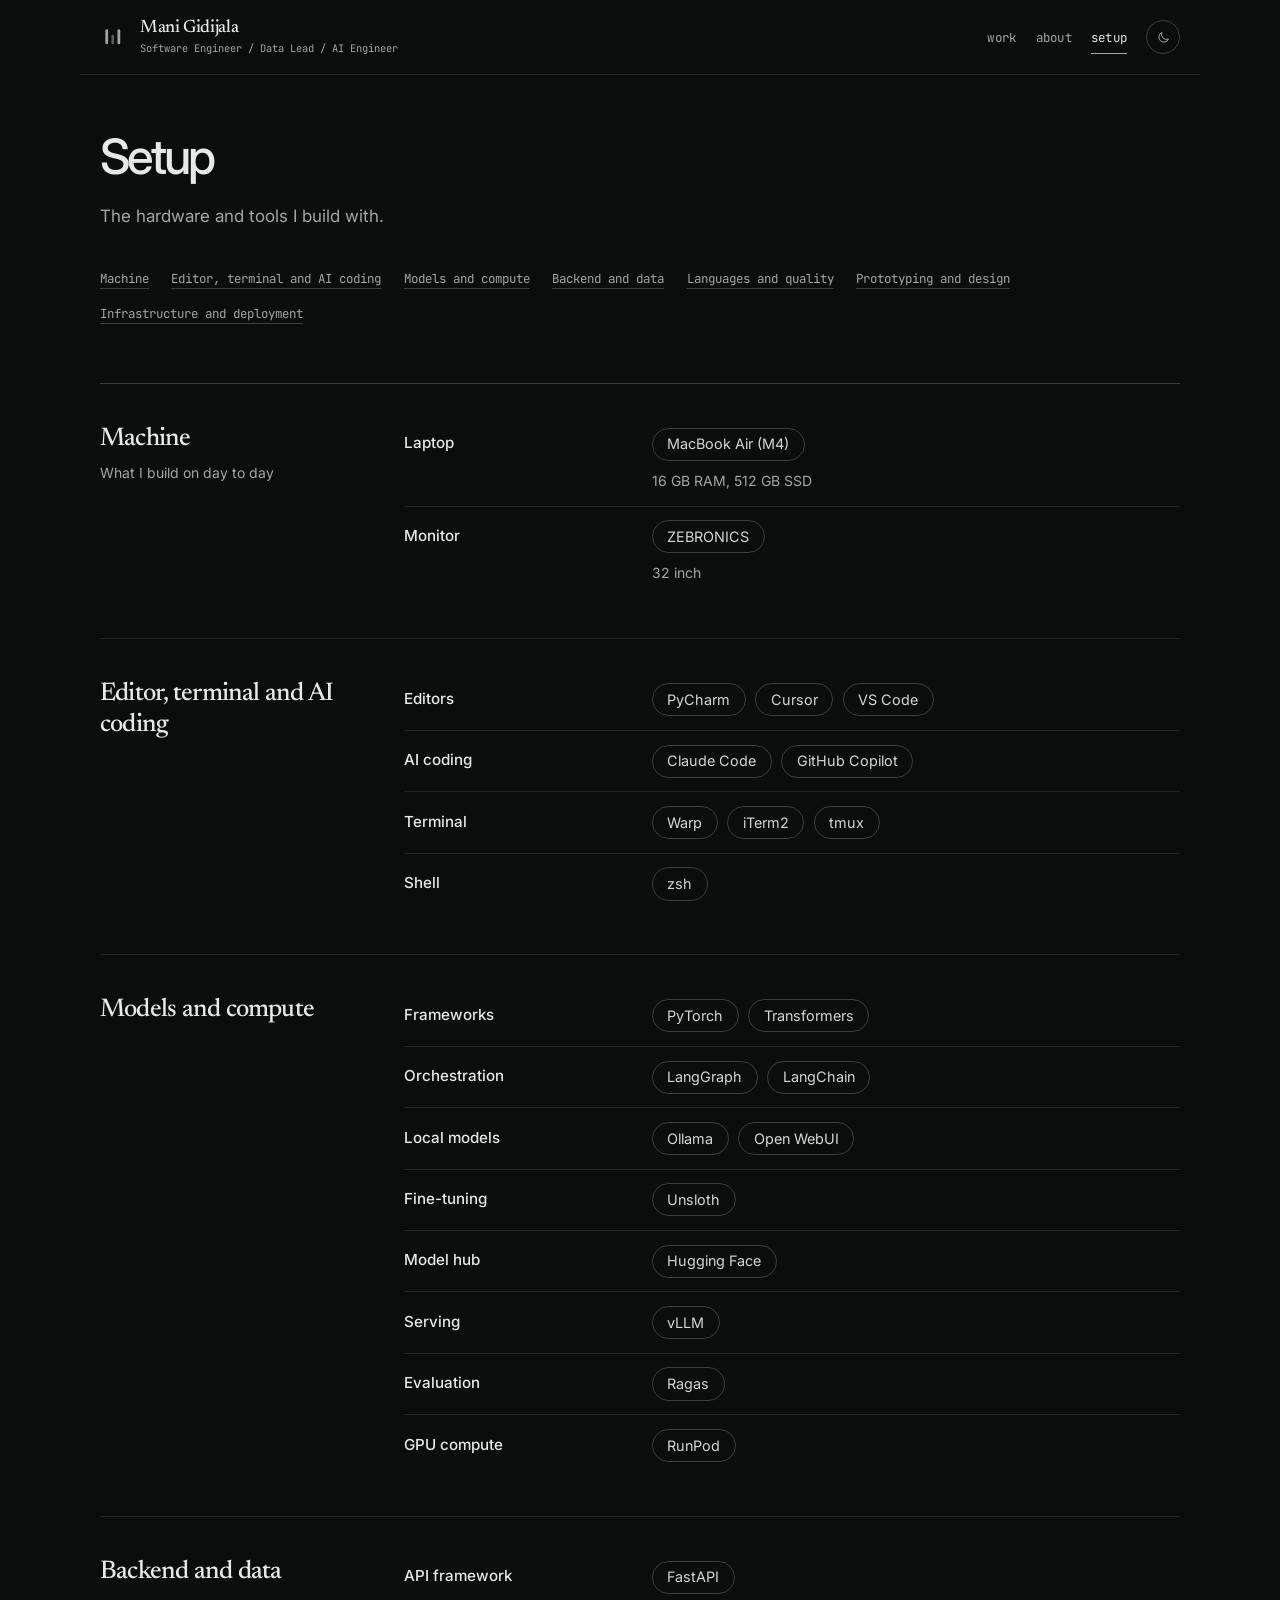
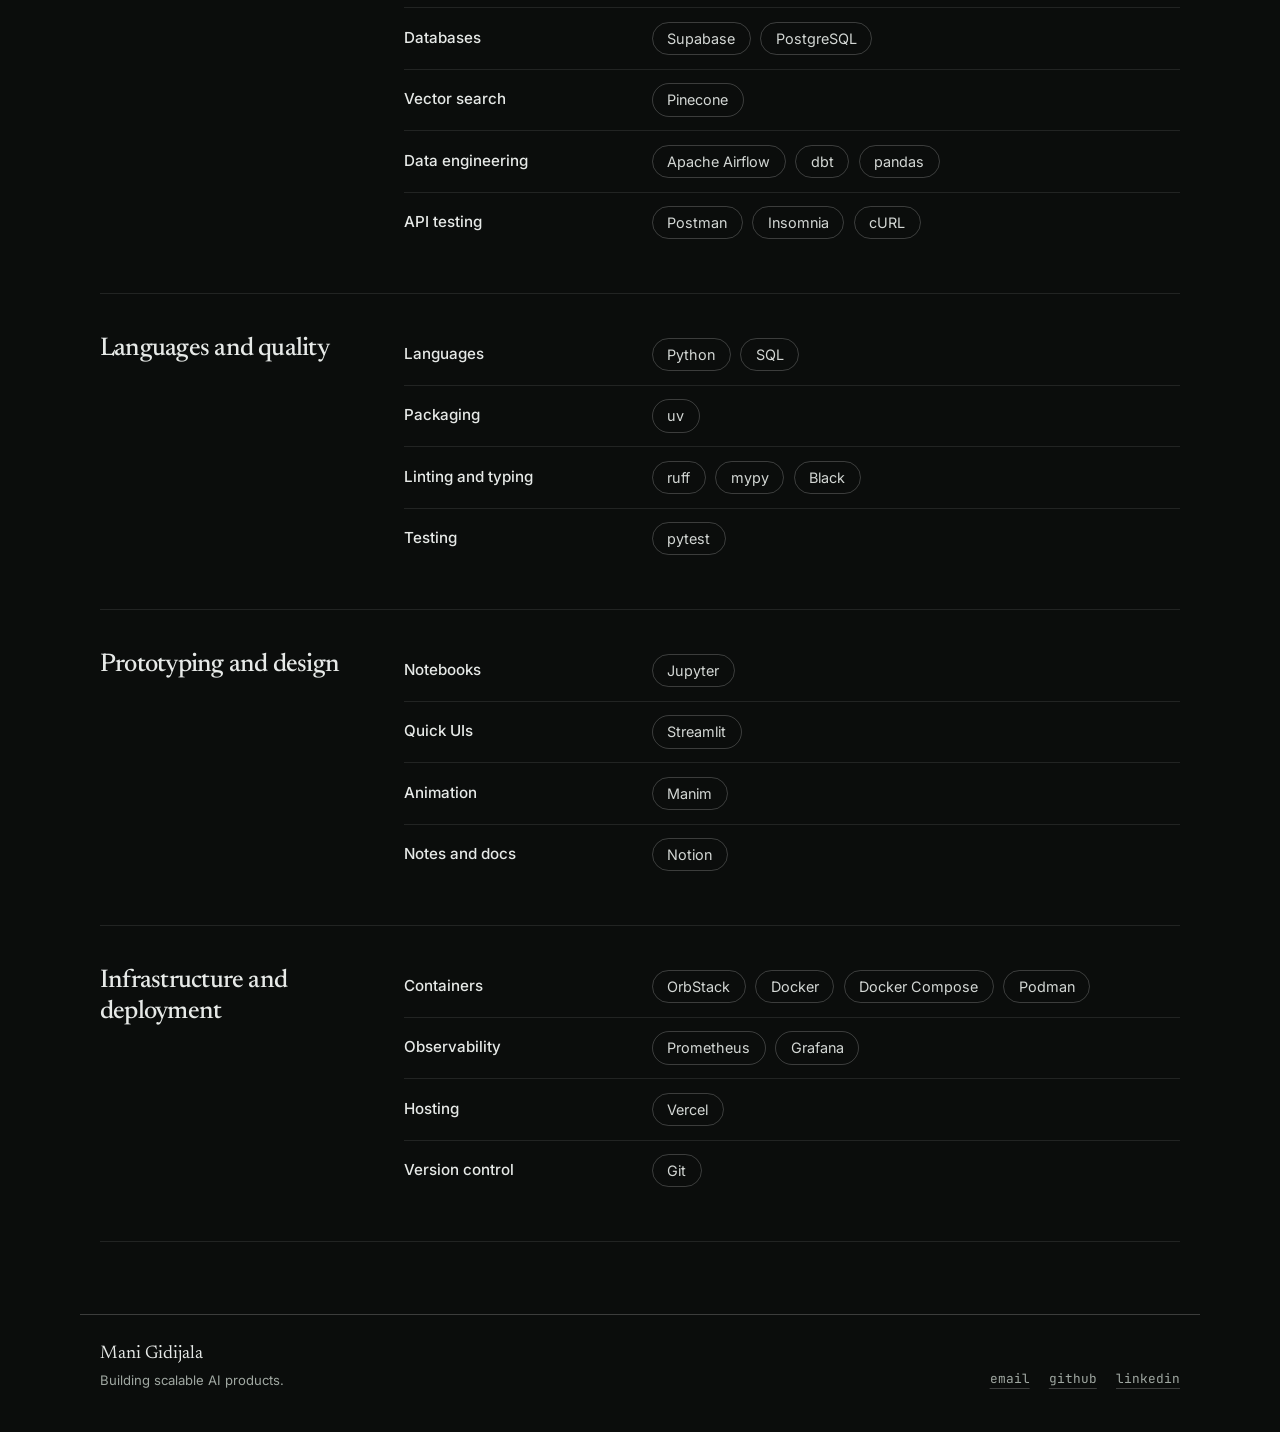
<file: setup.html>
<!doctype html>
<html lang="en" data-theme="dark">
<head>
  <meta charset="utf-8">
  <meta name="viewport" content="width=device-width, initial-scale=1">
  <title>Mani | Setup</title>
  <meta name="description" content="The tools, hardware and defaults I build with.">
  <script>
    try { var t = localStorage.getItem("theme"); if (t) document.documentElement.dataset.theme = t; } catch (e) {}
  </script>
  <link rel="preconnect" href="https://fonts.googleapis.com">
  <link rel="preconnect" href="https://fonts.gstatic.com" crossorigin>
  <link href="https://fonts.googleapis.com/css2?family=Inter:wght@400;500&family=JetBrains+Mono:wght@400&family=Newsreader:ital,opsz,wght@0,6..72,400;0,6..72,500;1,6..72,400;1,6..72,500&display=swap" rel="stylesheet">
  <link rel="stylesheet" href="style.css">
</head>
<body>
  <a class="skip" href="#setup-main">Skip to content</a>

  <header class="site-head wrap">
    <a class="brand" href="index.html" aria-label="Home">
      <svg class="mark" viewBox="0 0 24 24" aria-hidden="true"><rect x="5" y="5" width="2.6" height="14" rx="1.3"/><rect x="10.7" y="10" width="2.6" height="9" rx="1.3" opacity=".5"/><rect x="16.4" y="5" width="2.6" height="14" rx="1.3"/></svg>
      <span class="brand-text">
        <span class="brand-name" data-site="name">Mani</span>
        <small data-site="tagline">Software Engineer / Data Lead / AI Engineer</small>
      </span>
    </a>
    <nav aria-label="Site">
      <a href="index.html">work</a>
      <a href="about.html">about</a>
      <a href="setup.html" class="active" aria-current="page">setup</a>
      <a href="ideas.html" data-optional="ideas" hidden>ideas</a>
      <a href="articles.html" data-optional="articles" hidden>articles</a>
      <a href="photos.html" data-optional="photos" hidden>photos</a>
      <a data-site="resume" href="" hidden>résumé</a>
      <button class="theme" type="button" aria-label="Switch to light theme">
        <svg width="15" height="15" viewBox="0 0 24 24" fill="none" stroke="currentColor" stroke-width="1.6" aria-hidden="true"><path d="M20 14.5A8 8 0 0 1 9.5 4a8 8 0 1 0 10.5 10.5z"/></svg>
      </button>
    </nav>
  </header>

  <main id="setup-main" class="wrap">
    <section class="page-intro">
      <h1>Setup</h1>
      <p class="intro">The hardware and tools I build with.</p>
      <ol class="setup-toc" aria-label="Sections"></ol>
    </section>
    <div class="setup"></div>
  </main>

  <footer class="site-foot wrap">
    <div>
      <span class="foot-name" data-site="name">Mani</span>
      <p>Building scalable AI products.</p>
    </div>
    <ul class="contact foot-links"></ul>
  </footer>

  <script src="data.js"></script>
  <script src="site.js"></script>
</body>
</html>
</file>
<file: style.css>
:root {
  --sans: "Inter", -apple-system, system-ui, sans-serif;
  --serif: "Newsreader", Georgia, serif;
  --mono: "JetBrains Mono", ui-monospace, SFMono-Regular, Menlo, monospace;
  --w: 1120px;
  --ease: cubic-bezier(.2, .7, .2, 1);
}

:root[data-theme="dark"] {
  --bg: #0b0d0c;
  --bg-elevated: rgba(255, 255, 255, .04);
  --fg: #e6e9e7;
  --fg-soft: #d3d7d4;
  --fg-muted: #a0a8a2;
  --line: rgba(230, 233, 231, .1);
  --line-strong: rgba(230, 233, 231, .22);
  --in-use: #6cc191;
  --built: #8eaae0;
  --building: #d9a648;
  --learning: #b79be6;
  --planned: #8b948e;
  color-scheme: dark;
}

:root[data-theme="light"] {
  --bg: #f6f8f7;
  --bg-elevated: rgba(0, 0, 0, .03);
  --fg: #171b19;
  --fg-soft: #2a302c;
  --fg-muted: #606a63;
  --line: rgba(23, 27, 25, .1);
  --line-strong: rgba(23, 27, 25, .22);
  --in-use: #2e7a4f;
  --built: #44639c;
  --building: #9a6c14;
  --learning: #6f4aa3;
  --planned: #6b746e;
  color-scheme: light;
}

* { box-sizing: border-box; }
html { scroll-behavior: smooth; -webkit-font-smoothing: antialiased; }
@media (prefers-reduced-motion: reduce) { html { scroll-behavior: auto; } }

body {
  margin: 0;
  background: var(--bg);
  color: var(--fg);
  font: 400 1rem/1.7 var(--sans);
}
::selection { background: var(--fg); color: var(--bg); }

a { color: inherit; text-decoration: underline; text-underline-offset: 5px; text-decoration-color: var(--line-strong); }
a:hover { text-decoration-color: var(--fg-muted); }
:focus-visible { outline: 1.5px solid var(--fg-muted); outline-offset: 3px; border-radius: 2px; }
code { font: 0.85em var(--mono); background: var(--bg-elevated); padding: 0.1em 0.35em; border-radius: 3px; }

.skip { position: absolute; left: -999px; }
.skip:focus { left: 16px; top: 12px; background: var(--bg); padding: 6px 10px; z-index: 2; }

.wrap { max-width: var(--w); margin: 0 auto; padding: 0 1.25rem; }

/* Header */
.site-head {
  display: flex;
  align-items: center;
  justify-content: space-between;
  gap: 1rem;
  padding-top: 1.1rem;
  padding-bottom: 1.1rem;
  border-bottom: 1px solid var(--line);
}
.brand { display: flex; align-items: center; gap: 0.9rem; text-decoration: none; }
.mark {
  width: 1.6rem;
  height: 1.6rem;
  flex: none;
  fill: var(--fg-muted);
  transition: fill .2s var(--ease);
}
.brand:hover .mark { fill: var(--fg); }
.brand-text { display: flex; flex-direction: column; }
.brand-name { font: 500 1.125rem/1.2 var(--serif); letter-spacing: -0.02em; }
.brand small { font: 0.65rem/1.5 var(--mono); color: var(--fg-muted); margin-top: 2px; }

.site-head nav { display: flex; flex-wrap: wrap; align-items: center; justify-content: flex-end; gap: 0.2rem 1.2rem; }
.site-head nav a {
  font: 0.78rem var(--mono);
  color: var(--fg-muted);
  text-decoration: none;
  letter-spacing: 0.02em;
  position: relative;
  padding: 0.5rem 0;
}
.site-head nav a:hover { color: var(--fg); }
.site-head nav a.active { color: var(--fg); }
.site-head nav a.active::after { content: ""; position: absolute; left: 0; right: 0; bottom: 0; height: 1px; background: var(--fg-muted); }
.theme {
  display: inline-flex;
  align-items: center;
  justify-content: center;
  width: 2.1rem;
  height: 2.1rem;
  border: 1px solid var(--line-strong);
  border-radius: 50%;
  background: none;
  color: var(--fg-muted);
  cursor: pointer;
}
.theme:hover { color: var(--fg); }

/* Hero */
.hero {
  display: grid;
  grid-template-columns: minmax(0, 1.25fr) minmax(0, 1fr);
  gap: 4rem;
  align-items: start;
  padding: 3.5rem 0 4rem;
}
.kicker { margin: 0 0 1rem; font-size: 0.78rem; color: var(--fg-muted); }
.hero h1 {
  font: 500 clamp(2.1rem, 3.8vw, 3.4rem)/1.05 var(--sans);
  letter-spacing: -0.055em;
  margin: 0 0 1.25rem;
  max-width: 14ch;
  text-wrap: balance;
}
.intro { margin: 0; max-width: 52ch; color: var(--fg-muted); font-size: 1.0625rem; line-height: 1.75; }

.featured { list-style: none; margin: 0; padding: 0; border-top: 1px solid var(--line-strong); }
.featured a {
  display: grid;
  grid-template-columns: 1fr auto;
  gap: 2px 16px;
  padding: 14px 0;
  text-decoration: none;
  border-bottom: 1px solid var(--line-strong);
}
.f-title { font: 500 1.05rem/1.4 var(--sans); }
.f-arrow { color: var(--fg-muted); grid-row: 1; grid-column: 2; justify-self: end; transition: transform .2s var(--ease); }
.featured a:hover .f-arrow { transform: translate(2px, -2px); color: var(--fg); }
.f-desc { grid-column: 1; color: var(--fg-muted); font-size: 0.82rem; }
.featured .status { grid-column: 2; grid-row: 2; justify-self: end; }

/* Section heads */
.block { padding-top: 3.5rem; }
.section-head {
  display: flex;
  justify-content: space-between;
  align-items: baseline;
  flex-wrap: wrap;
  gap: 0.75rem;
  padding-bottom: 1.1rem;
  border-bottom: 1px solid var(--line-strong);
  margin-bottom: 1.5rem;
}
.section-head h2 { font: 500 2rem/1.2 var(--serif); letter-spacing: -0.03em; margin: 0; }
.section-head p { margin: 0; color: var(--fg-muted); font-size: 0.85rem; }

/* Status */
.status {
  display: inline-flex;
  align-items: center;
  gap: 0.45rem;
  font: 0.72rem/1.4 var(--mono);
  letter-spacing: 0.02em;
}
.dot { width: 0.45rem; height: 0.45rem; border-radius: 50%; background: currentColor; flex: none; }
.s-in-use { color: var(--in-use); }
.s-built { color: var(--built); }
.s-building { color: var(--building); }
.s-learning { color: var(--learning); }
.s-planned { color: var(--planned); }

/* Filter */
.filter { display: flex; flex-wrap: wrap; gap: 0.5rem; margin-bottom: 0.5rem; }
.filter button {
  display: inline-flex;
  align-items: center;
  gap: 0.45rem;
  font: 0.75rem var(--mono);
  color: var(--fg-muted);
  background: transparent;
  border: 1px solid var(--line-strong);
  border-radius: 100px;
  padding: 0.35rem 0.8rem;
  cursor: pointer;
}
.filter button:hover { color: var(--fg); }
.filter button[aria-pressed="true"] { background: var(--fg); color: var(--bg); border-color: var(--fg); }
.filter .s-in-use .dot { background: var(--in-use); }
.filter .s-built .dot { background: var(--built); }
.filter .s-building .dot { background: var(--building); }
.filter .s-learning .dot { background: var(--learning); }
.filter .s-planned .dot { background: var(--planned); }
.filter .n { opacity: 0.6; }

/* Project rows */
.project {
  display: grid;
  grid-template-columns: 13rem minmax(0, 1fr);
  gap: 2rem;
  padding: 1.75rem 0;
  border-bottom: 1px solid var(--line);
  scroll-margin-top: 1.5rem;
}
.project[hidden] { display: none; }
.project:target { background: linear-gradient(90deg, var(--bg-elevated), transparent 70%); }
.meta { display: flex; flex-direction: column; gap: 0.7rem; padding-top: 0.35rem; }
.stack { margin: 0; display: flex; flex-wrap: wrap; gap: 0.3rem; }
.stack span {
  font: 0.68rem/1.5 var(--mono);
  color: var(--fg-muted);
  background: var(--bg-elevated);
  border-radius: 100px;
  padding: 0.1rem 0.5rem;
  letter-spacing: 0.02em;
}
.project h3 { font: 500 1.5rem/1.25 var(--serif); letter-spacing: -0.02em; margin: 0 0 0.5rem; }
.summary { margin: 0; max-width: 62ch; color: var(--fg-soft); }
.details { margin: 0.9rem 0 0; padding-left: 1.05rem; max-width: 62ch; color: var(--fg-muted); font-size: 0.92rem; line-height: 1.65; }
.details li + li { margin-top: 0.35rem; }
.links { margin: 1rem 0 0; display: flex; flex-wrap: wrap; gap: 0.6rem 1.4rem; font-size: 0.875rem; }
.out span { color: var(--fg-muted); }

/* Placeholders (only while showPlaceholders is true) */
.ph {
  display: inline-block;
  font: 0.72rem/1.5 var(--mono);
  color: var(--fg-muted);
  border: 1px dashed var(--line-strong);
  border-radius: 4px;
  padding: 0.05rem 0.45rem;
}

/* About page */
.about-hero {
  display: grid;
  grid-template-columns: minmax(0, 1fr) 13rem;
  gap: 3rem;
  align-items: start;
  padding: 2rem 0 3rem;
}
.about-hero.no-photo { grid-template-columns: 1fr; }
.kicker.mono { font: 0.72rem var(--mono); }
.about-headline {
  font: 500 clamp(2.2rem, 4vw, 3.3rem)/1.08 var(--serif);
  letter-spacing: -0.03em;
  margin: 0 0 1.5rem;
  max-width: 18ch;
  text-wrap: balance;
}
.about-hero .intro { max-width: 58ch; }
.about-sub { display: block; margin-top: 0.9rem; font: 400 1.1rem/1.5 var(--sans); letter-spacing: 0; color: var(--fg-muted); max-width: 40ch; }
.phil-item + .phil-item { margin-top: 1.4rem; }
.phil-item h3 { font: 500 0.95rem/1.4 var(--sans); letter-spacing: -0.01em; margin: 0 0 0.3rem; }
.phil-item p { margin: 0; color: var(--fg-muted); max-width: 62ch; line-height: 1.75; }
.portrait-wrap { margin: 0; }
.portrait-wrap[hidden] { display: none; }
.portrait {
  aspect-ratio: 2 / 3;
  border-radius: 6px;
  overflow: hidden;
  border: 1px solid var(--line);
  background: var(--bg-elevated);
}
.portrait img { display: block; width: 100%; height: 100%; object-fit: cover; object-position: 50% 0%; }
.portrait-wrap figcaption { text-align: center; margin-top: 0.9rem; font: 0.68rem/1.6 var(--mono); color: var(--fg-muted); }
.about-section {
  display: grid;
  grid-template-columns: minmax(0, 1fr) minmax(0, 1.2fr);
  gap: 2rem;
  padding: 2.5rem 0;
  border-top: 1px solid var(--line-strong);
}
.about-section.stacked { grid-template-columns: 1fr; }
.about-section[hidden] { display: none; }
.about-section h2 { font: 500 2rem/1.2 var(--serif); letter-spacing: -0.03em; margin: 0; }
.prose p { margin: 0 0 1.25rem; color: var(--fg-muted); max-width: 62ch; line-height: 1.75; }
.prose p:last-child { margin-bottom: 0; }
.facts { margin: 0; display: grid; gap: 1.25rem; }
.facts dt { margin-bottom: 0.3rem; font: 0.72rem var(--mono); color: var(--fg-muted); }
.facts dd { margin: 0; color: var(--fg-soft); font-size: 0.95rem; max-width: 58ch; }
.facts .more { display: inline-block; margin-top: 0.9rem; }
.facts .more[hidden] { display: none; }
.contact { list-style: none; margin: 0; padding: 0; display: flex; flex-wrap: wrap; gap: 0.6rem 1.2rem; }
.contact a { font: 0.8rem var(--mono); color: var(--fg-muted); }
.contact a:hover { color: var(--fg); }

/* Education */
.edu {
  list-style: none;
  margin: 0;
  padding: 0;
  display: grid;
  grid-template-columns: repeat(auto-fill, minmax(15rem, 1fr));
  gap: 1.75rem 2rem;
}
.years { margin: 0.3rem 0 0; font: 0.75rem var(--mono); color: var(--fg-muted); }
.edu .years { margin: 0 0 0.6rem; font-size: 0.72rem; }
.edu h3 { font: 500 0.95rem/1.5 var(--sans); margin: 0; }
.school { margin: 0; color: var(--fg-soft); font-size: 0.9rem; }
.edu-note { margin: 0.4rem 0 0; color: var(--fg-muted); font-size: 0.85rem; }

/* Setup page */
.page-intro { padding: 3.5rem 0 1rem; }
.page-intro h1 {
  font: 500 clamp(2.1rem, 3.8vw, 3.4rem)/1.05 var(--sans);
  letter-spacing: -0.055em;
  margin: 0 0 1.25rem;
}
.setup-toc { list-style: none; margin: 2rem 0 0; padding: 0; display: flex; flex-wrap: wrap; gap: 0.5rem 1.4rem; }
.setup-toc a { font: 0.78rem var(--mono); color: var(--fg-muted); }
.setup-toc a:hover { color: var(--fg); }
.setup-group {
  display: grid;
  grid-template-columns: 17rem minmax(0, 1fr);
  gap: 2rem;
  padding: 2.5rem 0;
  border-bottom: 1px solid var(--line);
  scroll-margin-top: 1rem;
}
.setup-group:first-child { border-top: 1px solid var(--line-strong); margin-top: 2.5rem; }
.setup-head h2 { font: 500 1.6rem/1.2 var(--serif); letter-spacing: -0.03em; margin: 0 0 0.4rem; }
.setup-head p { margin: 0; color: var(--fg-muted); font-size: 0.875rem; }
.tools { margin: 0; }
.tool {
  display: grid;
  grid-template-columns: 14rem minmax(0, 1fr);
  gap: 1.5rem;
  padding: 0.85rem 0;
  border-top: 1px solid var(--line);
}
.tool:first-child { border-top: 0; padding-top: 0.25rem; }
.tool dt { font: 500 0.95rem/1.5 var(--sans); padding-top: 0.3rem; }
.tool dd { margin: 0; color: var(--fg-muted); font-size: 0.92rem; line-height: 1.6; max-width: 56ch; }
.tool-chips { list-style: none; margin: 0; padding: 0; display: flex; flex-wrap: wrap; gap: 0.6rem; align-content: flex-start; }
.tool-chips li { border: 1px solid var(--line-strong); border-radius: 100px; padding: 0.3rem 0.9rem; font-size: 0.9rem; line-height: 1.5; color: var(--fg-soft); }
.tool-chips a { color: inherit; text-decoration: none; }
.tool-chips li:hover { border-color: var(--fg-muted); }
.tool-chips li:hover a { color: var(--fg); }
.tool-note { margin: 0.55rem 0 0; font-size: 0.875rem; color: var(--fg-muted); }

/* Links from project rows to story pages */
.title-link { text-decoration: none; }
.title-link:hover { text-decoration: underline; text-decoration-color: var(--fg-muted); text-decoration-thickness: 1px; }
.more { font-weight: 500; }

/* Project story page */
.story { max-width: 52rem; }
.back { margin: 2.5rem 0 0; font: 0.78rem var(--mono); }
.back a { color: var(--fg-muted); text-decoration: none; }
.back a::before { content: "\2190\00a0"; }
.back a:hover { color: var(--fg); }
.story-head { padding: 2rem 0 2.5rem; border-bottom: 1px solid var(--line-strong); }
.story-head h1 {
  font: 500 clamp(2.1rem, 3.8vw, 3.2rem)/1.08 var(--serif);
  letter-spacing: -0.035em;
  margin: 0.9rem 0 1rem;
}
.story-head .intro { max-width: 60ch; }
.story-meta { display: flex; flex-wrap: wrap; align-items: center; justify-content: space-between; gap: 1rem 2rem; margin-top: 1.5rem; }
.story-meta .links { margin: 0; }
.story-part {
  display: grid;
  grid-template-columns: 13rem minmax(0, 1fr);
  gap: 2rem;
  padding: 2rem 0;
  border-bottom: 1px solid var(--line);
}
.story-part h2 { font: 500 1.2rem/1.35 var(--serif); letter-spacing: -0.015em; margin: 0; }
.story-part p { margin: 0; max-width: 62ch; color: var(--fg-soft); }
.story-part ul { margin: 0; padding-left: 1.05rem; max-width: 62ch; color: var(--fg-soft); }
.story-part li + li { margin-top: 0.55rem; }
.story-ph { color: var(--fg-muted); }
.story-part .story-links { list-style: none; padding: 0; max-width: none; }
.story-links li { display: flex; flex-wrap: wrap; align-items: baseline; gap: 0.2rem 1.25rem; margin: 0; padding: 0.65rem 0; border-bottom: 1px solid var(--line); }
.story-links li:first-child { padding-top: 0; }
.story-links li:last-child { border-bottom: 0; padding-bottom: 0; }
.story-links .note { color: var(--fg-muted); font-size: 0.875rem; }
.story-part strong { font-weight: 500; color: var(--fg); }
.story-part p + p { margin-top: 0.8rem; }
.story-part p + ul, .story-part p + .story-table { margin-top: 0.8rem; }
.story-toc { list-style: none; margin: 1.75rem 0 0; padding: 0; display: flex; flex-wrap: wrap; gap: 0.5rem 1.4rem; }
.story-toc a { font: 0.78rem var(--mono); color: var(--fg-muted); }
.story-toc a:hover { color: var(--fg); }
.story-part[id] { scroll-margin-top: 1rem; }
.story-group + .story-group { margin-top: 2rem; }
.story-group h3 { font: 500 0.95rem/1.4 var(--sans); letter-spacing: -0.01em; color: var(--fg); margin: 0 0 0.6rem; }
.story-group > p { margin-bottom: 0.9rem; }
.story-table { overflow-x: auto; margin: 0 0 1rem; }
.story-table table { border-collapse: collapse; width: 100%; font-size: 0.85rem; }
.story-table th, .story-table td { text-align: left; vertical-align: top; padding: 0.65rem 1.25rem 0.65rem 0; border-bottom: 1px solid var(--line); }
.story-table thead th { font: 400 0.7rem var(--mono); color: var(--fg-muted); white-space: nowrap; border-bottom-color: var(--line-strong); }
.story-table tbody th { font-weight: 500; color: var(--fg); }
.story-table td { color: var(--fg-soft); font-variant-numeric: tabular-nums; }
.chart { margin: 1.25rem 0 0; max-width: 40rem; }
.chart figcaption { font: 0.7rem var(--mono); color: var(--fg-muted); margin-bottom: 0.6rem; }
.chart svg { display: block; width: 100%; height: auto; }
.chart .grid { stroke: var(--line); stroke-width: 1; }
.chart .tick { font: 10px var(--mono); fill: var(--fg-muted); }
.chart .line { fill: none; stroke-width: 1.75; stroke-linejoin: round; stroke-linecap: round; }
.chart .c-train.line, .chart .c-train.dot { stroke: var(--fg); fill: var(--fg); }
.chart .c-train.line { fill: none; }
.chart .c-eval.line, .chart .c-eval.dot { stroke: var(--built); fill: var(--built); }
.chart .c-eval.line { fill: none; stroke-dasharray: 5 3; }
.chart-legend { display: flex; gap: 1.2rem; margin: 0.5rem 0 0; font: 0.72rem var(--mono); color: var(--fg-muted); }
.chart-legend span { display: inline-flex; align-items: center; gap: 0.4rem; }
.chart-legend i { width: 14px; height: 0; border-top: 2px solid var(--fg); }
.chart-legend i.c-eval { border-top: 2px dashed var(--built); }
.story-part .story-table + .chart { margin-top: 0.5rem; }
.pager { display: grid; grid-template-columns: 1fr 1fr; gap: 1rem; margin-top: 3rem; }
.pager a {
  display: flex;
  flex-direction: column;
  gap: 0.2rem;
  padding: 1rem 0;
  border-top: 1px solid var(--line-strong);
  text-decoration: none;
  font: 500 1.05rem/1.35 var(--serif);
}
.pager a:last-child { text-align: right; }
.pager small { font: 0.7rem var(--mono); color: var(--fg-muted); }
.pager a:hover small { color: var(--fg); }

/* Ideas page */
.ideas { list-style: none; margin: 1.5rem 0 0; padding: 0; border-top: 1px solid var(--line-strong); }
.idea {
  display: grid;
  grid-template-columns: 13rem minmax(0, 1fr);
  gap: 2rem;
  padding: 1.75rem 0;
  border-bottom: 1px solid var(--line);
}
.idea-meta { display: flex; flex-direction: column; gap: 0.7rem; }
.idea-meta .years { margin-top: 0.4rem; }
.idea h2 { font: 500 1.4rem/1.25 var(--serif); letter-spacing: -0.02em; margin: 0 0 0.5rem; }
.idea .pitch { margin: 0; max-width: 62ch; color: var(--fg-soft); }
.idea .why { margin: 0.6rem 0 0; max-width: 62ch; color: var(--fg-muted); font-size: 0.92rem; }

/* Articles page */
.articles { list-style: none; margin: 1rem 0 0; padding: 0; border-top: 1px solid var(--line-strong); }
.article {
  display: grid;
  grid-template-columns: 13rem minmax(0, 1fr);
  gap: 2rem;
  padding: 1.5rem 0;
  border-bottom: 1px solid var(--line);
}
.article[hidden] { display: none; }
.article-meta { display: flex; flex-direction: column; gap: 0.35rem; }
.article-meta .years { margin-top: 0.4rem; }
.source { margin: 0; font-size: 0.85rem; color: var(--fg-muted); }
.article h2 { font: 500 1.3rem/1.3 var(--serif); letter-spacing: -0.02em; margin: 0 0 0.45rem; }
.article h2 a { text-decoration: none; }
.article h2 a:hover { text-decoration: underline; text-decoration-color: var(--fg-muted); }
.article .arrow { color: var(--fg-muted); font: 0.9rem var(--sans); }
.article .note { margin: 0 0 0.75rem; max-width: 62ch; color: var(--fg-soft); }

.sample { display: inline-block; font: 0.7rem/1.5 var(--mono); color: var(--building); border: 1px solid currentColor; border-radius: 100px; padding: 0 0.5rem; }

/* Photos page */
.photos { list-style: none; margin: 1.5rem 0 0; padding: 0; columns: 3 18rem; column-gap: 1rem; }
.photo { break-inside: avoid; margin: 0 0 1rem; }
.photo button { display: block; width: 100%; padding: 0; border: 0; background: none; cursor: zoom-in; border-radius: 4px; overflow: hidden; }
.photo img { display: block; width: 100%; height: auto; transition: opacity .2s var(--ease); }
.photo button:hover img { opacity: 0.88; }
.photo p { margin: 0.45rem 0 0; font-size: 0.82rem; color: var(--fg-muted); }
.photo-ph {
  display: flex;
  flex-direction: column;
  align-items: center;
  justify-content: center;
  gap: 0.5rem;
  border: 1px dashed var(--line-strong);
  border-radius: 4px;
  padding: 1rem;
  text-align: center;
}
.photo-ph .ph { border: 0; }
.ph-note { font-size: 0.78rem; color: var(--fg-muted); }
.lightbox { max-width: min(92vw, 1400px); max-height: 92vh; padding: 0; border: 0; background: transparent; color: var(--fg); }
.lightbox::backdrop { background: rgba(0, 0, 0, .85); }
.lightbox img { display: block; max-width: 100%; max-height: 82vh; margin: 0 auto; border-radius: 4px; }
.lb-cap { margin: 0.6rem 0 0; text-align: center; color: #c9cfcb; font-size: 0.9rem; }
.lb-close {
  display: block;
  margin: 0 0 0.6rem auto;
  font: 0.75rem var(--mono);
  color: #e6e9e7;
  background: none;
  border: 1px solid rgba(230, 233, 231, .35);
  border-radius: 100px;
  padding: 0.3rem 0.8rem;
  cursor: pointer;
}

/* Footer */
.site-foot {
  display: flex;
  justify-content: space-between;
  align-items: flex-end;
  gap: 2rem;
  margin-top: 4.5rem;
  padding-top: 1.5rem;
  padding-bottom: 2.5rem;
  border-top: 1px solid var(--line-strong);
}
.foot-name { font: 1.15rem var(--serif); }
.site-foot p { margin: 0.2rem 0 0; color: var(--fg-muted); font-size: 0.82rem; }

@media (max-width: 860px) {
  .hero { grid-template-columns: 1fr; gap: 2.5rem; }
  .project { grid-template-columns: 1fr; gap: 0.75rem; }
  .about-hero { grid-template-columns: 1fr; gap: 1.5rem; }
  .portrait-wrap { order: -1; width: 9rem; }
  .portrait-wrap figcaption { display: none; }
  .about-section { grid-template-columns: 1fr; gap: 1.25rem; }
  .setup-group { grid-template-columns: 1fr; gap: 1.25rem; }
  .story-part { grid-template-columns: 1fr; gap: 0.75rem; }
  .idea, .article { grid-template-columns: 1fr; gap: 0.6rem; }
  .article-meta { flex-direction: row; flex-wrap: wrap; gap: 0.3rem 1rem; align-items: baseline; }
  .article-meta .years { margin: 0; }
  .idea-meta { flex-direction: row; flex-wrap: wrap; align-items: center; gap: 0.6rem 1rem; }
  .idea-meta .years { margin: 0; }
  .meta { flex-direction: row; flex-wrap: wrap; align-items: center; gap: 0.6rem 1rem; padding-top: 0; }
}
@media (max-width: 560px) {
  .story-table tbody th { min-width: 8.5rem; }
  .site-head { flex-wrap: wrap; }
  .site-head nav { gap: 0.1rem 1rem; width: 100%; justify-content: flex-start; }
  .site-head nav .theme { margin-left: auto; }
  .brand small { display: none; }
  .hero { padding: 2.25rem 0 3rem; }
  .section-head h2 { font-size: 1.7rem; }
  .site-foot { flex-direction: column; align-items: flex-start; }
  .tool { grid-template-columns: 1fr; gap: 0.15rem; }
  .pager { grid-template-columns: 1fr; }
  .pager a:last-child { text-align: left; }
}
</file>
